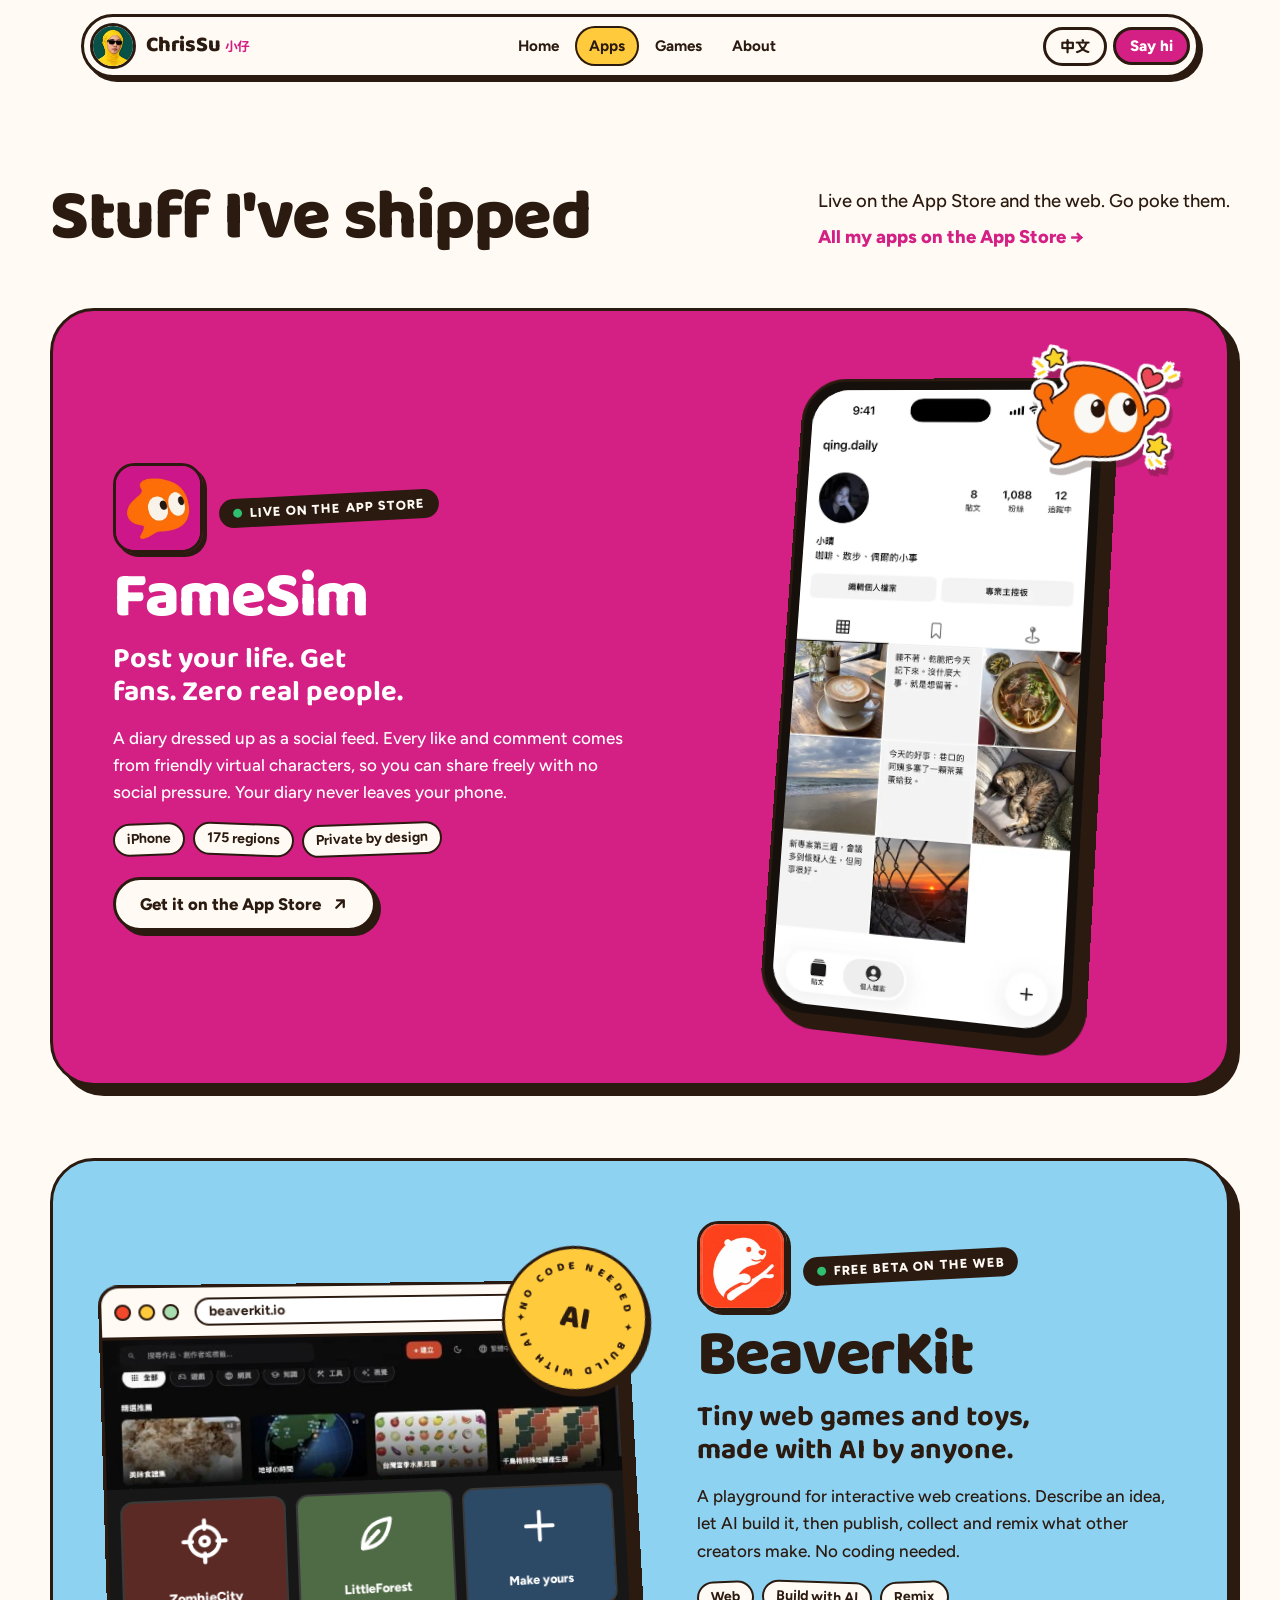
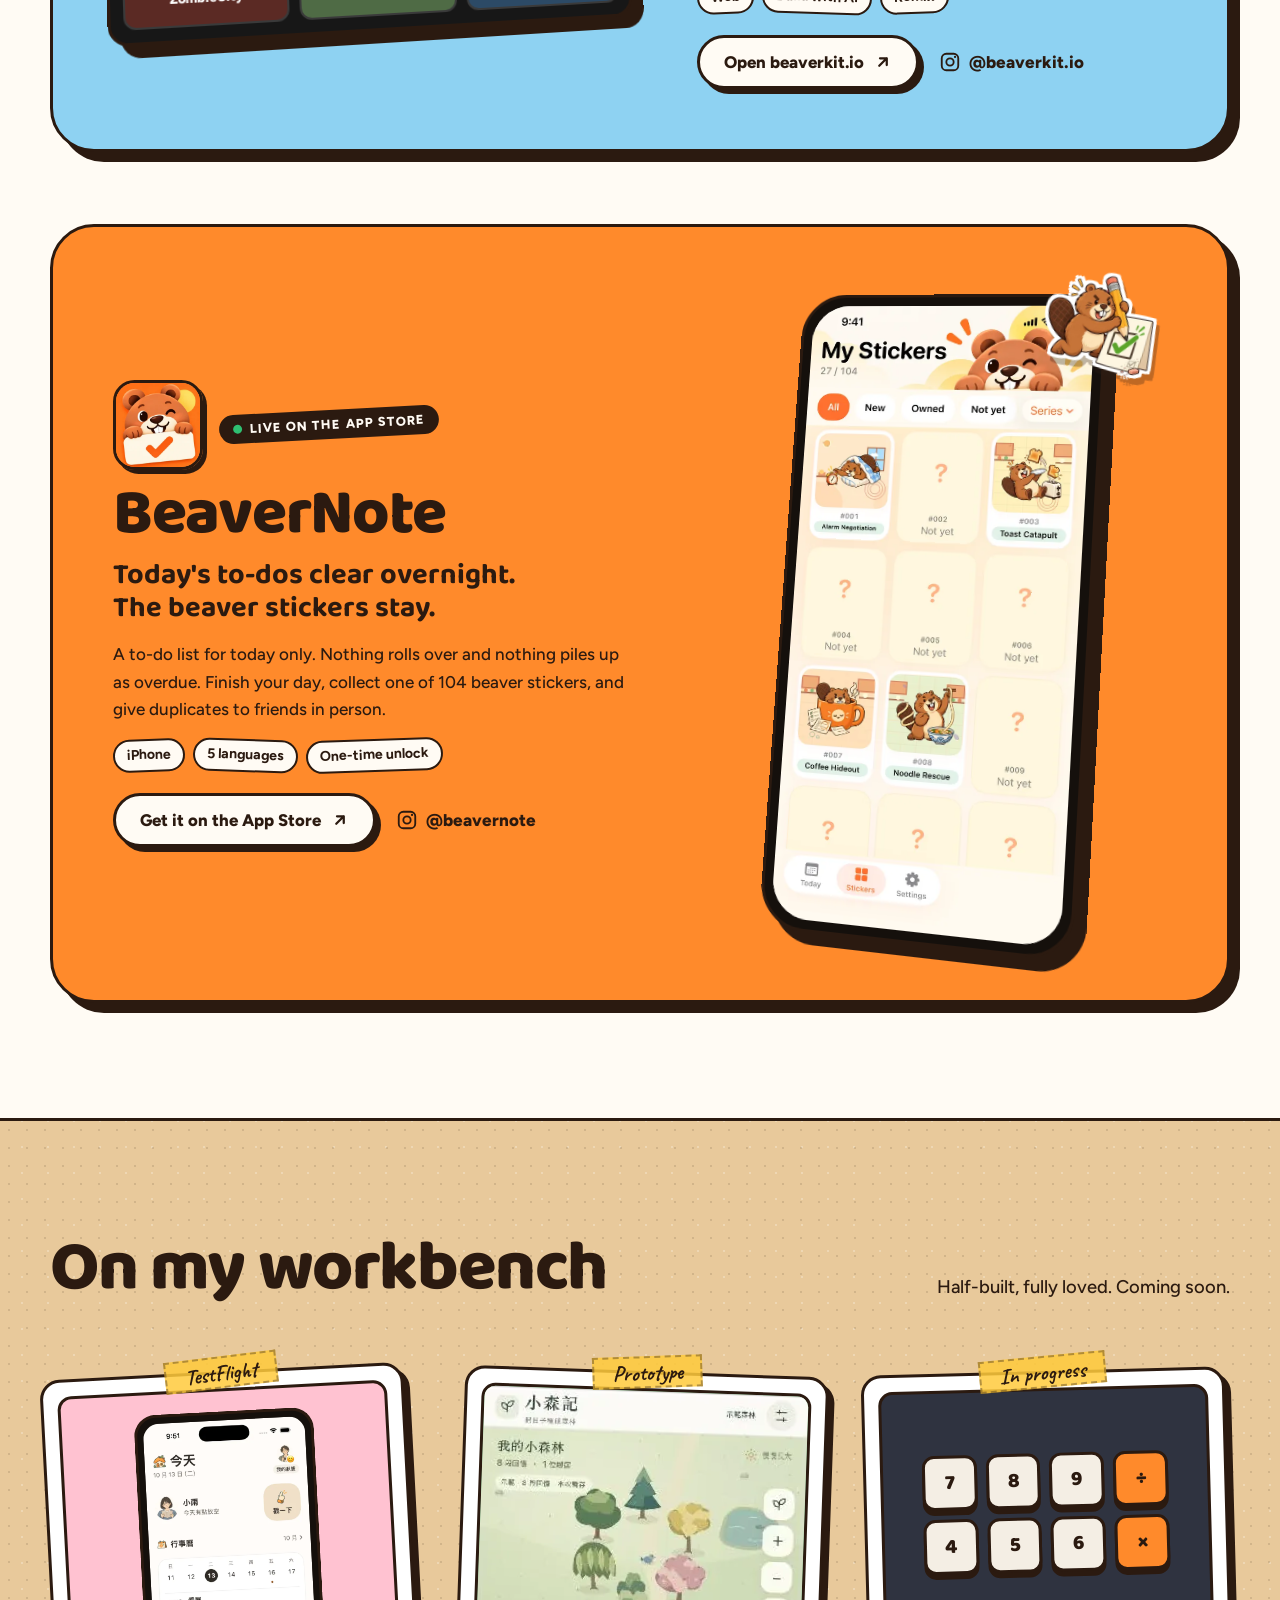
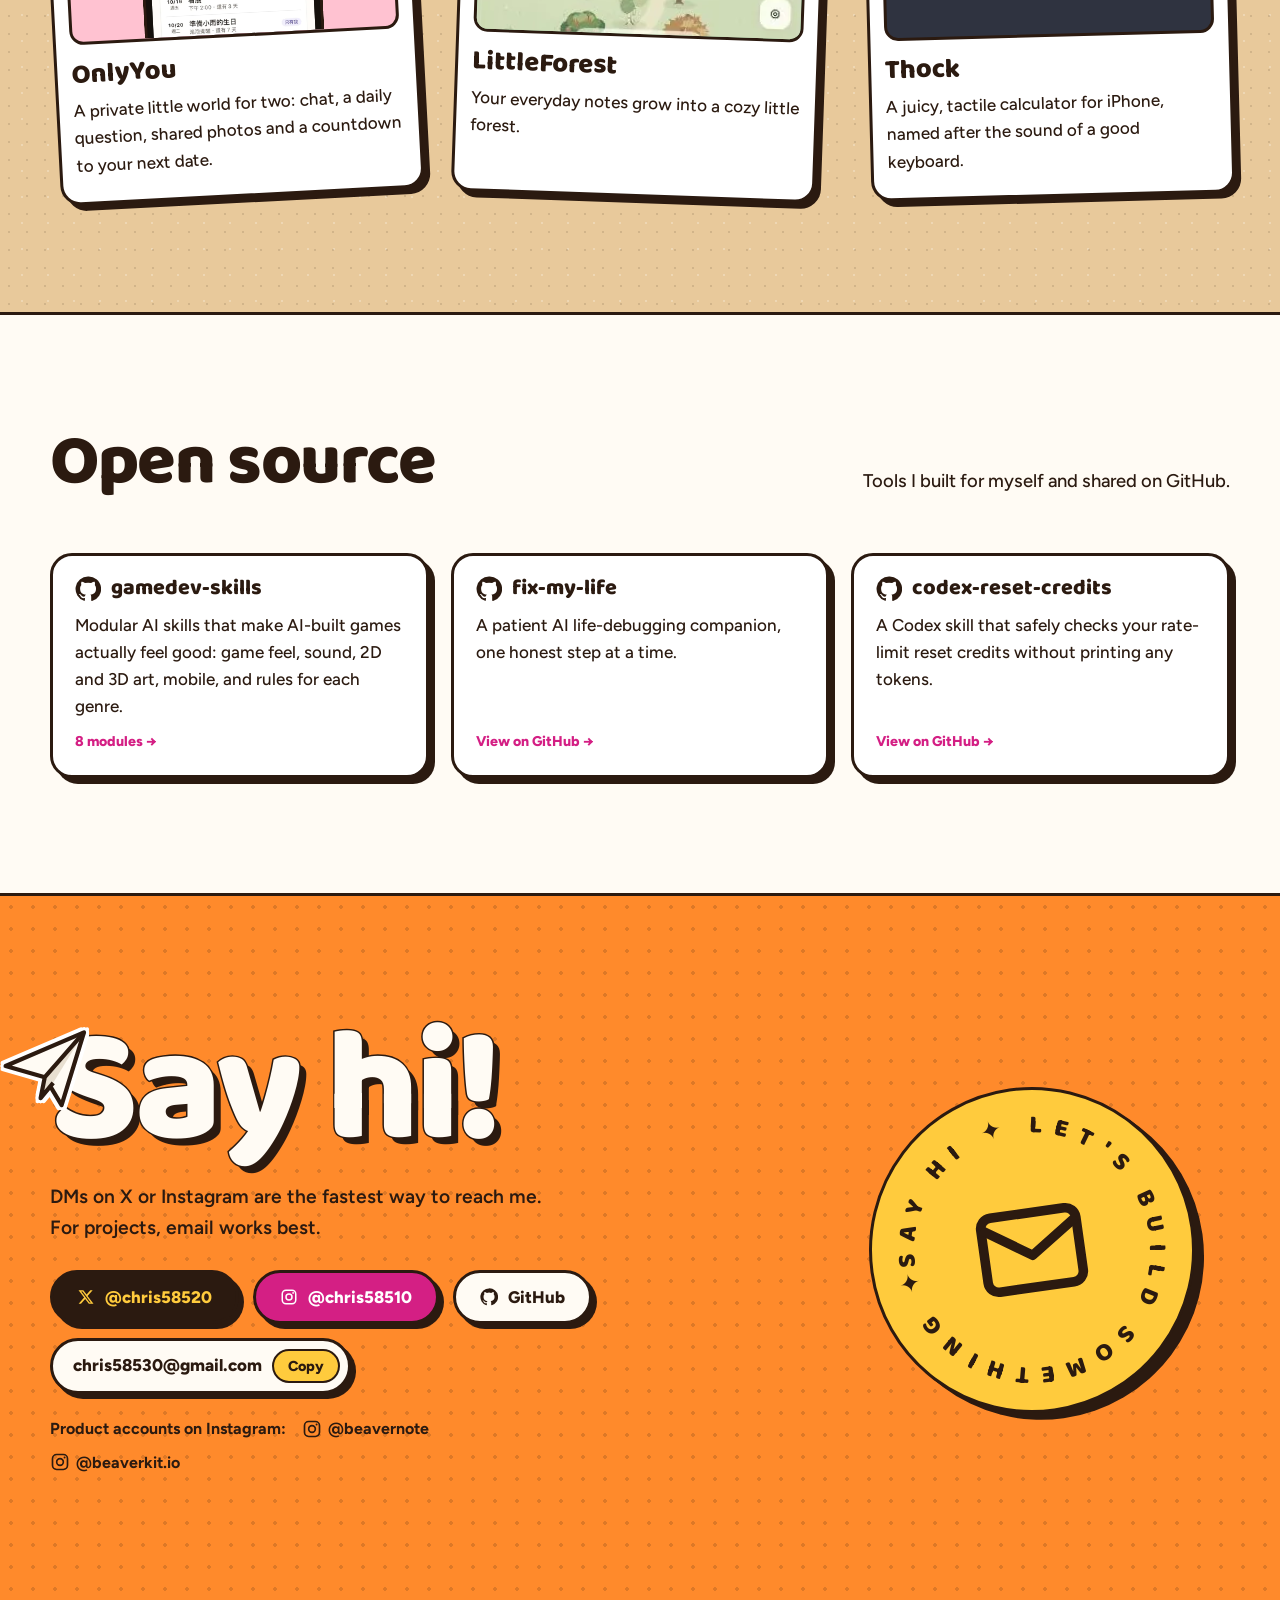
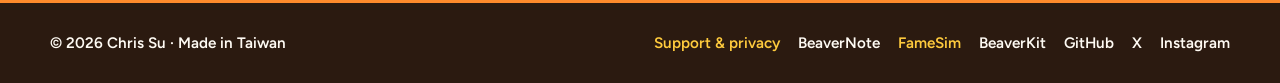
<file: apps.html>
<!doctype html>
<html lang="en">
<head>
<meta charset="utf-8">
<meta name="viewport" content="width=device-width, initial-scale=1, viewport-fit=cover">
<meta name="description" content="Apps by Chris Su (小仔): 曬日子 FameSim, BeaverNote, BeaverKit, what is on the workbench, and open-source tools.">
<meta property="og:type" content="website">
<meta property="og:url" content="https://chris58530.github.io/apps.html">
<meta property="og:title" content="Apps · ChrisSu">
<meta property="og:description" content="Apps by Chris Su (小仔): 曬日子 FameSim, BeaverNote, BeaverKit, what is on the workbench, and open-source tools.">
<meta property="og:image" content="https://chris58530.github.io/assets/og.jpg">
<meta name="twitter:card" content="summary_large_image">
<meta name="twitter:site" content="@chris58520">
<link rel="icon" type="image/png" href="assets/favicon.png">
<link rel="apple-touch-icon" href="assets/icon-180.png">
<style>:root{padding-top:env(safe-area-inset-top,0px);padding-bottom:env(safe-area-inset-bottom,0px)}body{margin:0}img{max-width:100%}[hidden]{display:none!important}</style>
<title>Apps · ChrisSu</title>
<link rel="preconnect" href="https://fonts.googleapis.com">
<link rel="preconnect" href="https://fonts.gstatic.com" crossorigin>
<link rel="stylesheet" href="https://fonts.googleapis.com/css2?family=Baloo+2:wght@600;700;800&family=Caveat:wght@600;700&family=Chiron+GoRound+TC:wght@500;700;900&family=Figtree:wght@400;500;600;700&display=swap">
<link rel="stylesheet" href="assets/site.css?v=2">
</head>
<body>
<div id="site" data-lang="en">
  <div class="progress" aria-hidden="true"></div>

  <div class="nav-wrap">
    <nav class="nav" aria-label="Main">
      <a class="logo" href="index.html" aria-label="ChrisSu, home">
        <span class="logo-face"><img src="assets/me.jpg?v=shades" alt="" width="40" height="40"></span>
        <span class="logo-text">ChrisSu<small>小仔</small></span>
      </a>
      <div class="nav-links">
        <a href="index.html"><span class="en">Home</span><span class="zh" lang="zh-Hant">首頁</span></a>
        <a href="apps.html" aria-current="page"><span class="en">Apps</span><span class="zh" lang="zh-Hant">App</span></a>
        <a href="games.html"><span class="en">Games</span><span class="zh" lang="zh-Hant">遊戲</span></a>
        <a href="about.html"><span class="en">About</span><span class="zh" lang="zh-Hant">關於我</span></a>
      </div>
      <div class="nav-actions">
        <button class="lang" id="lang-toggle" type="button" aria-label="切換成中文"><span class="en" lang="zh-Hant">中文</span><span class="zh" lang="en">EN</span></button>
        <a class="nav-cta" href="#contact"><span class="en">Say hi</span><span class="zh" lang="zh-Hant">聯絡我</span></a>
      </div>
    </nav>
  </div>

  <main id="top">

    <!-- APPS -->
    <section class="section page-first" id="apps">
      <div class="wrap">
        <div class="head">
          <div class="head-title">
            <h2 class="h2"><span class="en">Stuff I've shipped</span><span class="zh" lang="zh-Hant">已經上線的作品</span></h2>
          </div>
          <p><span class="en">Live on the App Store and the web. Go poke them.</span><span class="zh" lang="zh-Hant">已經在 App Store 和網頁上線，去玩玩看。</span><br><a class="dev-link" href="https://apps.apple.com/developer/su-haowei/id6789432652" target="_blank" rel="noopener"><span class="en">All my apps on the App Store →</span><span class="zh" lang="zh-Hant">App Store 上的所有作品 →</span></a></p>
        </div>

        <div class="apps">
          <!-- FameSim -->
          <article class="app app-fs" id="famesim">
            <div class="app-text">
              <div class="app-id">
                <img class="app-icon" src="assets/famesim.webp" alt="" width="84" height="84" loading="lazy">
                <span class="stamp"><span class="en">Live on the App Store</span><span class="zh" lang="zh-Hant">App Store 上架中</span></span>
              </div>
              <h3><span class="en">FameSim</span><span class="zh" lang="zh-Hant">曬日子</span></h3>
              <p class="tagline"><span class="en">Post your life. Get fans. Zero real people.</span><span class="zh" lang="zh-Hant">放心曬，這裡沒有真人。</span></p>
              <p class="desc"><span class="en">A diary dressed up as a social feed. Every like and comment comes from friendly virtual characters, so you can share freely with no social pressure. Your diary never leaves your phone.</span><span class="zh" lang="zh-Hant">外表像 IG、核心是日記。來按讚留言的全是虛擬角色，可以放心分享、沒有社交壓力，日記也只存在你的手機。</span></p>
              <ul class="chips">
                <li>iPhone</li>
                <li><span class="en">175 regions</span><span class="zh" lang="zh-Hant">175 個國家地區</span></li>
                <li><span class="en">Private by design</span><span class="zh" lang="zh-Hant">日記只存手機</span></li>
              </ul>
              <a class="btn" href="https://apps.apple.com/app/id6815468740" target="_blank" rel="noopener"><span class="en">Get it on the App Store</span><span class="zh" lang="zh-Hant">到 App Store 下載</span>
                <svg viewBox="0 0 24 24" fill="none" stroke="currentColor" stroke-width="3" stroke-linecap="round" stroke-linejoin="round" aria-hidden="true"><path d="M7 17 17 7M8 7h9v9"/></svg></a>
            </div>
            <div class="app-visual">
              <div class="phone" data-tilt>
                <div class="screen">
                  <div class="set"><img class="on" src="assets/shots/fs-feed.webp" alt="FameSim feed" width="540" height="1173" loading="lazy"><img src="assets/shots/fs-profile.webp" alt="FameSim profile" width="540" height="1173" loading="lazy"><img src="assets/shots/fs-insights.webp" alt="FameSim follower insights" width="540" height="1173" loading="lazy"></div>
                </div>
              </div>
              <img class="visual-stk" src="assets/mascots/paopao-hearts.webp" alt="" width="240" height="240" loading="lazy">
            </div>
          </article>

          <!-- BeaverKit -->
          <article class="app app-bk flip" id="beaverkit">
            <div class="app-text">
              <div class="app-id">
                <img class="app-icon" src="assets/beaverkit.webp" alt="" width="84" height="84" loading="lazy">
                <span class="stamp"><span class="en">Free beta on the web</span><span class="zh" lang="zh-Hant">網頁版免費測試中</span></span>
              </div>
              <h3>BeaverKit</h3>
              <p class="tagline"><span class="en">Tiny web games and toys, made with AI by anyone.</span><span class="zh" lang="zh-Hant">人人都能用 AI 做小遊戲和互動作品。</span></p>
              <p class="desc"><span class="en">A playground for interactive web creations. Describe an idea, let AI build it, then publish, collect and remix what other creators make. No coding needed.</span><span class="zh" lang="zh-Hant">互動網頁作品的遊樂場。說出點子、讓 AI 做出來，然後發布、收藏，也能 Remix 其他創作者的作品。不用會寫程式。</span></p>
              <ul class="chips">
                <li><span class="en">Web</span><span class="zh" lang="zh-Hant">網頁版</span></li>
                <li><span class="en">Build with AI</span><span class="zh" lang="zh-Hant">AI 製作</span></li>
                <li>Remix</li>
              </ul>
              <div class="app-actions">
                <a class="btn" href="https://beaverkit.io" target="_blank" rel="noopener"><span class="en">Open beaverkit.io</span><span class="zh" lang="zh-Hant">前往 beaverkit.io</span>
                <svg viewBox="0 0 24 24" fill="none" stroke="currentColor" stroke-width="3" stroke-linecap="round" stroke-linejoin="round" aria-hidden="true"><path d="M7 17 17 7M8 7h9v9"/></svg></a>
                <a class="ig-link" href="https://www.instagram.com/beaverkit.io/" target="_blank" rel="noopener"><svg viewBox="0 0 24 24" fill="none" stroke="currentColor" stroke-width="2" aria-hidden="true"><rect x="3" y="3" width="18" height="18" rx="5"/><circle cx="12" cy="12" r="4"/><circle cx="17.5" cy="6.5" r="1.2" fill="currentColor" stroke="none"/></svg><span>@beaverkit.io</span></a>
              </div>
            </div>
            <div class="app-visual">
              <div class="browser" data-tilt>
                <div class="browser-bar"><b></b><b></b><b></b><span>beaverkit.io</span></div>
                <img src="assets/shots/bk-home.webp" alt="BeaverKit home page with featured creations" width="660" height="185" loading="lazy">
                <div class="browser-games">
                  <a href="https://beaverkit.io" target="_blank" rel="noopener"><svg viewBox="0 0 24 24" fill="none" stroke="currentColor" stroke-width="2" stroke-linecap="round" aria-hidden="true"><circle cx="12" cy="12" r="7"/><circle cx="12" cy="12" r="2"/><path d="M12 2v4M12 18v4M2 12h4M18 12h4"/></svg>ZombieCity</a>
                  <a href="https://beaverkit.io" target="_blank" rel="noopener"><svg viewBox="0 0 24 24" fill="none" stroke="currentColor" stroke-width="2" stroke-linecap="round" stroke-linejoin="round" aria-hidden="true"><path d="M5 19c0-8 5-13 14-14-1 9-6 14-14 14Z"/><path d="M5 19 13 11"/></svg><span class="en">LittleForest</span><span class="zh" lang="zh-Hant">小森記</span></a>
                  <a href="https://beaverkit.io" target="_blank" rel="noopener"><svg viewBox="0 0 24 24" fill="none" stroke="currentColor" stroke-width="2" stroke-linecap="round" aria-hidden="true"><path d="M12 5v14M5 12h14"/></svg><span class="en">Make yours</span><span class="zh" lang="zh-Hant">做你的</span></a>
                </div>
              </div>
              <div class="visual-badge" aria-hidden="true">
                <svg viewBox="0 0 200 200"><defs><path id="bkPath" d="M100,100 m-76,0 a76,76 0 1,1 152,0 a76,76 0 1,1 -152,0"/></defs><text><textPath href="#bkPath" textLength="474" lengthAdjust="spacing">NO CODE NEEDED ✦ BUILD WITH AI ✦</textPath></text></svg>
                <b>AI</b>
              </div>
            </div>
          </article>

          <!-- BeaverNote -->
          <article class="app app-bn" id="beavernote">
            <div class="app-text">
              <div class="app-id">
                <img class="app-icon" src="assets/beavernote.webp" alt="" width="84" height="84" loading="lazy">
                <span class="stamp"><span class="en">Live on the App Store</span><span class="zh" lang="zh-Hant">App Store 上架中</span></span>
              </div>
              <h3>BeaverNote</h3>
              <p class="tagline"><span class="en">Today's to-dos clear overnight. The beaver stickers stay.</span><span class="zh" lang="zh-Hant">今天的待辦隔天清空，河狸貼紙會留下。</span></p>
              <p class="desc"><span class="en">A to-do list for today only. Nothing rolls over and nothing piles up as overdue. Finish your day, collect one of 104 beaver stickers, and give duplicates to friends in person.</span><span class="zh" lang="zh-Hant">只放今天的待辦，不會延到明天，也不會堆成逾期清單。過完一天收下一張河狸貼紙（共 104 張），重複的還能當面送朋友。</span></p>
              <ul class="chips">
                <li>iPhone</li>
                <li><span class="en">5 languages</span><span class="zh" lang="zh-Hant">五種語言</span></li>
                <li><span class="en">One-time unlock</span><span class="zh" lang="zh-Hant">一次買斷</span></li>
              </ul>
              <div class="app-actions">
                <a class="btn" href="https://apps.apple.com/app/id6815211201" target="_blank" rel="noopener"><span class="en">Get it on the App Store</span><span class="zh" lang="zh-Hant">到 App Store 下載</span>
                <svg viewBox="0 0 24 24" fill="none" stroke="currentColor" stroke-width="3" stroke-linecap="round" stroke-linejoin="round" aria-hidden="true"><path d="M7 17 17 7M8 7h9v9"/></svg></a>
                <a class="ig-link" href="https://www.instagram.com/beavernote/" target="_blank" rel="noopener"><svg viewBox="0 0 24 24" fill="none" stroke="currentColor" stroke-width="2" aria-hidden="true"><rect x="3" y="3" width="18" height="18" rx="5"/><circle cx="12" cy="12" r="4"/><circle cx="17.5" cy="6.5" r="1.2" fill="currentColor" stroke="none"/></svg><span>@beavernote</span></a>
              </div>
            </div>
            <div class="app-visual">
              <div class="phone" data-tilt>
                <div class="screen">
                  <div class="en set"><img class="on" src="assets/shots/bn-today.webp" alt="BeaverNote Today screen" width="540" height="1168" loading="lazy"><img src="assets/shots/bn-stickers.webp" alt="BeaverNote sticker collection" width="540" height="1168" loading="lazy"><img src="assets/shots/bn-detail.webp" alt="BeaverNote sticker detail" width="540" height="1168" loading="lazy"></div>
                  <div class="zh set"><img class="on" src="assets/shots/bn-today-zh.webp" alt="BeaverNote 今天頁面" width="540" height="1168" loading="lazy"><img src="assets/shots/bn-stickers-zh.webp" alt="BeaverNote 貼紙收藏" width="540" height="1168" loading="lazy"><img src="assets/shots/bn-detail-zh.webp" alt="BeaverNote 貼紙細節" width="540" height="1168" loading="lazy"></div>
                </div>
              </div>
              <img class="visual-stk" src="assets/stickers/080.webp" alt="" width="360" height="360" loading="lazy">
            </div>
          </article>
        </div>
      </div>
    </section>

    <!-- WORKBENCH -->
    <section class="section bench" id="bench">
      <div class="wrap">
        <div class="head">
          <h2 class="h2"><span class="en">On my workbench</span><span class="zh" lang="zh-Hant">工作台上</span></h2>
          <p><span class="en">Half-built, fully loved. Coming soon.</span><span class="zh" lang="zh-Hant">還在做，但已經很愛。敬請期待。</span></p>
        </div>
        <div class="wips">
          <article class="wip" style="--r:-3deg">
            <span class="tape">TestFlight</span>
            <div class="wip-art oy"><div class="peek"><img src="assets/shots/oy-home.webp" alt="OnlyYou home screen" width="540" height="1174" loading="lazy"></div></div>
            <h3>OnlyYou</h3>
            <p><span class="en">A private little world for two: chat, a daily question, shared photos and a countdown to your next date.</span><span class="zh" lang="zh-Hant">只屬於兩個人的小世界：聊天、每日一問、共同相簿，還有見面倒數。</span></p>
          </article>
          <article class="wip" style="--r:2deg">
            <span class="tape"><span class="en">Prototype</span><span class="zh" lang="zh-Hant">原型</span></span>
            <div class="wip-art lf shot"><img src="assets/games/littleforest.webp" alt="LittleForest prototype screen" width="300" height="325" loading="lazy"></div>
            <h3><span class="en">LittleForest</span><span class="zh" lang="zh-Hant">小森記</span></h3>
            <p><span class="en">Your everyday notes grow into a cozy little forest.</span><span class="zh" lang="zh-Hant">把生活記錄養成一座小森林。</span></p>
          </article>
          <article class="wip" style="--r:-1.5deg">
            <span class="tape"><span class="en">In progress</span><span class="zh" lang="zh-Hant">開發中</span></span>
            <div class="wip-art thock" aria-hidden="true"><div class="keys"><b>7</b><b>8</b><b>9</b><b class="op">÷</b><b>4</b><b>5</b><b>6</b><b class="op">×</b></div></div>
            <h3>Thock</h3>
            <p><span class="en">A juicy, tactile calculator for iPhone, named after the sound of a good keyboard.</span><span class="zh" lang="zh-Hant">手感超好的 iPhone 計算機，名字來自好鍵盤的敲擊聲。</span></p>
          </article>
        </div>
      </div>
    </section>

    <!-- OPEN SOURCE -->
    <section class="section" id="oss">
      <div class="wrap">
        <div class="head">
          <h2 class="h2"><span class="en">Open source</span><span class="zh" lang="zh-Hant">開源專案</span></h2>
          <p><span class="en">Tools I built for myself and shared on GitHub.</span><span class="zh" lang="zh-Hant">做給自己用、也分享在 GitHub 上的工具。</span></p>
        </div>
        <div class="repos">
          <a class="repo" href="https://github.com/chris58530/gamedev-skills" target="_blank" rel="noopener">
            <span class="repo-name"><svg viewBox="0 0 24 24" fill="currentColor" aria-hidden="true"><path d="M12 .5a11.5 11.5 0 0 0-3.64 22.41c.58.1.79-.25.79-.56v-2c-3.2.7-3.88-1.37-3.88-1.37-.53-1.33-1.28-1.69-1.28-1.69-1.05-.71.08-.7.08-.7 1.16.08 1.77 1.19 1.77 1.19 1.03 1.77 2.71 1.26 3.37.96.1-.75.4-1.26.73-1.55-2.55-.29-5.24-1.28-5.24-5.69 0-1.26.45-2.29 1.19-3.1-.12-.29-.52-1.46.11-3.05 0 0 .97-.31 3.17 1.18a11 11 0 0 1 5.78 0c2.2-1.49 3.17-1.18 3.17-1.18.63 1.59.23 2.76.11 3.05.74.81 1.19 1.84 1.19 3.1 0 4.42-2.7 5.39-5.26 5.68.41.36.78 1.06.78 2.14v3.17c0 .31.21.67.8.56A11.5 11.5 0 0 0 12 .5Z"/></svg>gamedev-skills</span>
            <p><span class="en">Modular AI skills that make AI-built games actually feel good: game feel, sound, 2D and 3D art, mobile, and rules for each genre.</span><span class="zh" lang="zh-Hant">模組化的遊戲開發 AI skill：手感、音效、2D／3D 美術、手機適配和各類型規範，讓 AI 做出來的遊戲不再空洞。</span></p>
            <small><span class="en">8 modules →</span><span class="zh" lang="zh-Hant">8 個模組 →</span></small>
          </a>
          <a class="repo" href="https://github.com/chris58530/fix-my-life" target="_blank" rel="noopener">
            <span class="repo-name"><svg viewBox="0 0 24 24" fill="currentColor" aria-hidden="true"><path d="M12 .5a11.5 11.5 0 0 0-3.64 22.41c.58.1.79-.25.79-.56v-2c-3.2.7-3.88-1.37-3.88-1.37-.53-1.33-1.28-1.69-1.28-1.69-1.05-.71.08-.7.08-.7 1.16.08 1.77 1.19 1.77 1.19 1.03 1.77 2.71 1.26 3.37.96.1-.75.4-1.26.73-1.55-2.55-.29-5.24-1.28-5.24-5.69 0-1.26.45-2.29 1.19-3.1-.12-.29-.52-1.46.11-3.05 0 0 .97-.31 3.17 1.18a11 11 0 0 1 5.78 0c2.2-1.49 3.17-1.18 3.17-1.18.63 1.59.23 2.76.11 3.05.74.81 1.19 1.84 1.19 3.1 0 4.42-2.7 5.39-5.26 5.68.41.36.78 1.06.78 2.14v3.17c0 .31.21.67.8.56A11.5 11.5 0 0 0 12 .5Z"/></svg>fix-my-life</span>
            <p><span class="en">A patient AI life-debugging companion, one honest step at a time.</span><span class="zh" lang="zh-Hant">很有耐心的 AI 人生除錯夥伴，一次只走一小步。</span></p>
            <small><span class="en">View on GitHub →</span><span class="zh" lang="zh-Hant">在 GitHub 查看 →</span></small>
          </a>
          <a class="repo" href="https://github.com/chris58530/codex-reset-credits" target="_blank" rel="noopener">
            <span class="repo-name"><svg viewBox="0 0 24 24" fill="currentColor" aria-hidden="true"><path d="M12 .5a11.5 11.5 0 0 0-3.64 22.41c.58.1.79-.25.79-.56v-2c-3.2.7-3.88-1.37-3.88-1.37-.53-1.33-1.28-1.69-1.28-1.69-1.05-.71.08-.7.08-.7 1.16.08 1.77 1.19 1.77 1.19 1.03 1.77 2.71 1.26 3.37.96.1-.75.4-1.26.73-1.55-2.55-.29-5.24-1.28-5.24-5.69 0-1.26.45-2.29 1.19-3.1-.12-.29-.52-1.46.11-3.05 0 0 .97-.31 3.17 1.18a11 11 0 0 1 5.78 0c2.2-1.49 3.17-1.18 3.17-1.18.63 1.59.23 2.76.11 3.05.74.81 1.19 1.84 1.19 3.1 0 4.42-2.7 5.39-5.26 5.68.41.36.78 1.06.78 2.14v3.17c0 .31.21.67.8.56A11.5 11.5 0 0 0 12 .5Z"/></svg>codex-reset-credits</span>
            <p><span class="en">A Codex skill that safely checks your rate-limit reset credits without printing any tokens.</span><span class="zh" lang="zh-Hant">安全查詢 Codex 額度重置的 skill，不會印出任何 token。</span></p>
            <small><span class="en">View on GitHub →</span><span class="zh" lang="zh-Hant">在 GitHub 查看 →</span></small>
          </a>
        </div>
      </div>
    </section>

    <!-- CONTACT -->
    <section class="contact" id="contact">
      <svg class="plane" viewBox="0 0 64 64" aria-hidden="true"><path d="M4 30 60 6 44 58 32 38Z" fill="#FFFBF4" stroke="#2B1A10" stroke-width="3" stroke-linejoin="round"/><path d="M60 6 32 38l-3 15 9-11" fill="#E8DFD0" stroke="#2B1A10" stroke-width="3" stroke-linejoin="round"/></svg>
      <div class="wrap">
        <div>
          <h2 class="say"><span class="en">Say hi!</span><span class="zh" lang="zh-Hant">來打聲招呼！</span></h2>
          <p><span class="en">DMs on X or Instagram are the fastest way to reach me. For projects, email works best.</span><span class="zh" lang="zh-Hant">最快是在 X 或 Instagram 私訊我；談案子的話，寄 Email 最好。</span></p>
          <div class="reach">
            <a class="btn btn-ink" href="https://x.com/chris58520" target="_blank" rel="noopener">
              <svg viewBox="0 0 24 24" fill="currentColor" aria-hidden="true"><path d="M17.8 3h3.1l-6.8 7.8L22 21h-6.2l-4.9-6.4L5.3 21H2.2l7.3-8.3L2 3h6.4l4.4 5.8L17.8 3Zm-1.1 16.2h1.7L7.4 4.7H5.6l11.1 14.5Z"/></svg>
              @chris58520
            </a>
            <a class="btn btn-hot" href="https://www.instagram.com/chris58510/" target="_blank" rel="noopener"><svg viewBox="0 0 24 24" fill="none" stroke="currentColor" stroke-width="2" aria-hidden="true"><rect x="3" y="3" width="18" height="18" rx="5"/><circle cx="12" cy="12" r="4"/><circle cx="17.5" cy="6.5" r="1.2" fill="currentColor" stroke="none"/></svg>@chris58510</a>
            <a class="btn" href="https://github.com/chris58530" target="_blank" rel="noopener"><svg viewBox="0 0 24 24" fill="currentColor" aria-hidden="true"><path d="M12 .5a11.5 11.5 0 0 0-3.64 22.41c.58.1.79-.25.79-.56v-2c-3.2.7-3.88-1.37-3.88-1.37-.53-1.33-1.28-1.69-1.28-1.69-1.05-.71.08-.7.08-.7 1.16.08 1.77 1.19 1.77 1.19 1.03 1.77 2.71 1.26 3.37.96.1-.75.4-1.26.73-1.55-2.55-.29-5.24-1.28-5.24-5.69 0-1.26.45-2.29 1.19-3.1-.12-.29-.52-1.46.11-3.05 0 0 .97-.31 3.17 1.18a11 11 0 0 1 5.78 0c2.2-1.49 3.17-1.18 3.17-1.18.63 1.59.23 2.76.11 3.05.74.81 1.19 1.84 1.19 3.1 0 4.42-2.7 5.39-5.26 5.68.41.36.78 1.06.78 2.14v3.17c0 .31.21.67.8.56A11.5 11.5 0 0 0 12 .5Z"/></svg>GitHub</a>
            <span class="email"><a class="addr" id="email" href="mailto:chris58530@gmail.com">chris58530@gmail.com</a>
              <button class="copy" type="button" data-copy="email"><span class="idle"><span class="en">Copy</span><span class="zh" lang="zh-Hant">複製</span></span><span class="done"><span class="en">Copied!</span><span class="zh" lang="zh-Hant">已複製！</span></span></button>
            </span>
          </div>
          <p class="also"><span><span class="en">Product accounts on Instagram:</span><span class="zh" lang="zh-Hant">產品的 Instagram：</span></span>
            <a href="https://www.instagram.com/beavernote/" target="_blank" rel="noopener"><svg viewBox="0 0 24 24" fill="none" stroke="currentColor" stroke-width="2" aria-hidden="true"><rect x="3" y="3" width="18" height="18" rx="5"/><circle cx="12" cy="12" r="4"/><circle cx="17.5" cy="6.5" r="1.2" fill="currentColor" stroke="none"/></svg><span>@beavernote</span></a>
            <a href="https://www.instagram.com/beaverkit.io/" target="_blank" rel="noopener"><svg viewBox="0 0 24 24" fill="none" stroke="currentColor" stroke-width="2" aria-hidden="true"><rect x="3" y="3" width="18" height="18" rx="5"/><circle cx="12" cy="12" r="4"/><circle cx="17.5" cy="6.5" r="1.2" fill="currentColor" stroke="none"/></svg><span>@beaverkit.io</span></a>
          </p>
        </div>
        <div class="contact-art" aria-hidden="true">
          <div class="stamp-big">
            <svg class="spin" viewBox="0 0 200 200"><defs><path id="stampPath" d="M100,100 m-80,0 a80,80 0 1,1 160,0 a80,80 0 1,1 -160,0"/></defs><text><textPath href="#stampPath" textLength="500" lengthAdjust="spacing">SAY HI ✦ LET'S BUILD SOMETHING ✦</textPath></text></svg>
            <svg class="env" viewBox="0 0 24 24" fill="none" stroke="currentColor" stroke-width="1.8" stroke-linejoin="round"><rect x="3" y="5" width="18" height="14" rx="2"/><path d="m3 7 9 6 9-6"/></svg>
          </div>
        </div>
      </div>
    </section>

  </main>

  <footer class="foot">
    <div class="wrap">
      <div class="foot-brand">
        <span><span class="en">© 2026 Chris Su · Made in Taiwan</span><span class="zh" lang="zh-Hant">© 2026 Chris Su · 台灣製作</span></span>
      </div>
      <nav aria-label="App support">
        <span><span class="en">Support &amp; privacy</span><span class="zh" lang="zh-Hant">支援與隱私權</span></span>
        <a href="apps.html#beavernote">BeaverNote</a>
        <a href="apps.html#famesim"><span class="en">FameSim</span><span class="zh" lang="zh-Hant">曬日子</span></a>
        <a href="apps.html#beaverkit">BeaverKit</a>
        <a href="https://github.com/chris58530" target="_blank" rel="noopener">GitHub</a>
        <a href="https://x.com/chris58520" target="_blank" rel="noopener">X</a>
        <a href="https://www.instagram.com/chris58510/" target="_blank" rel="noopener">Instagram</a>
      </nav>
    </div>
  </footer>
</div>

<script src="assets/site.js?v=2"></script>
</body>
</html>
</file>
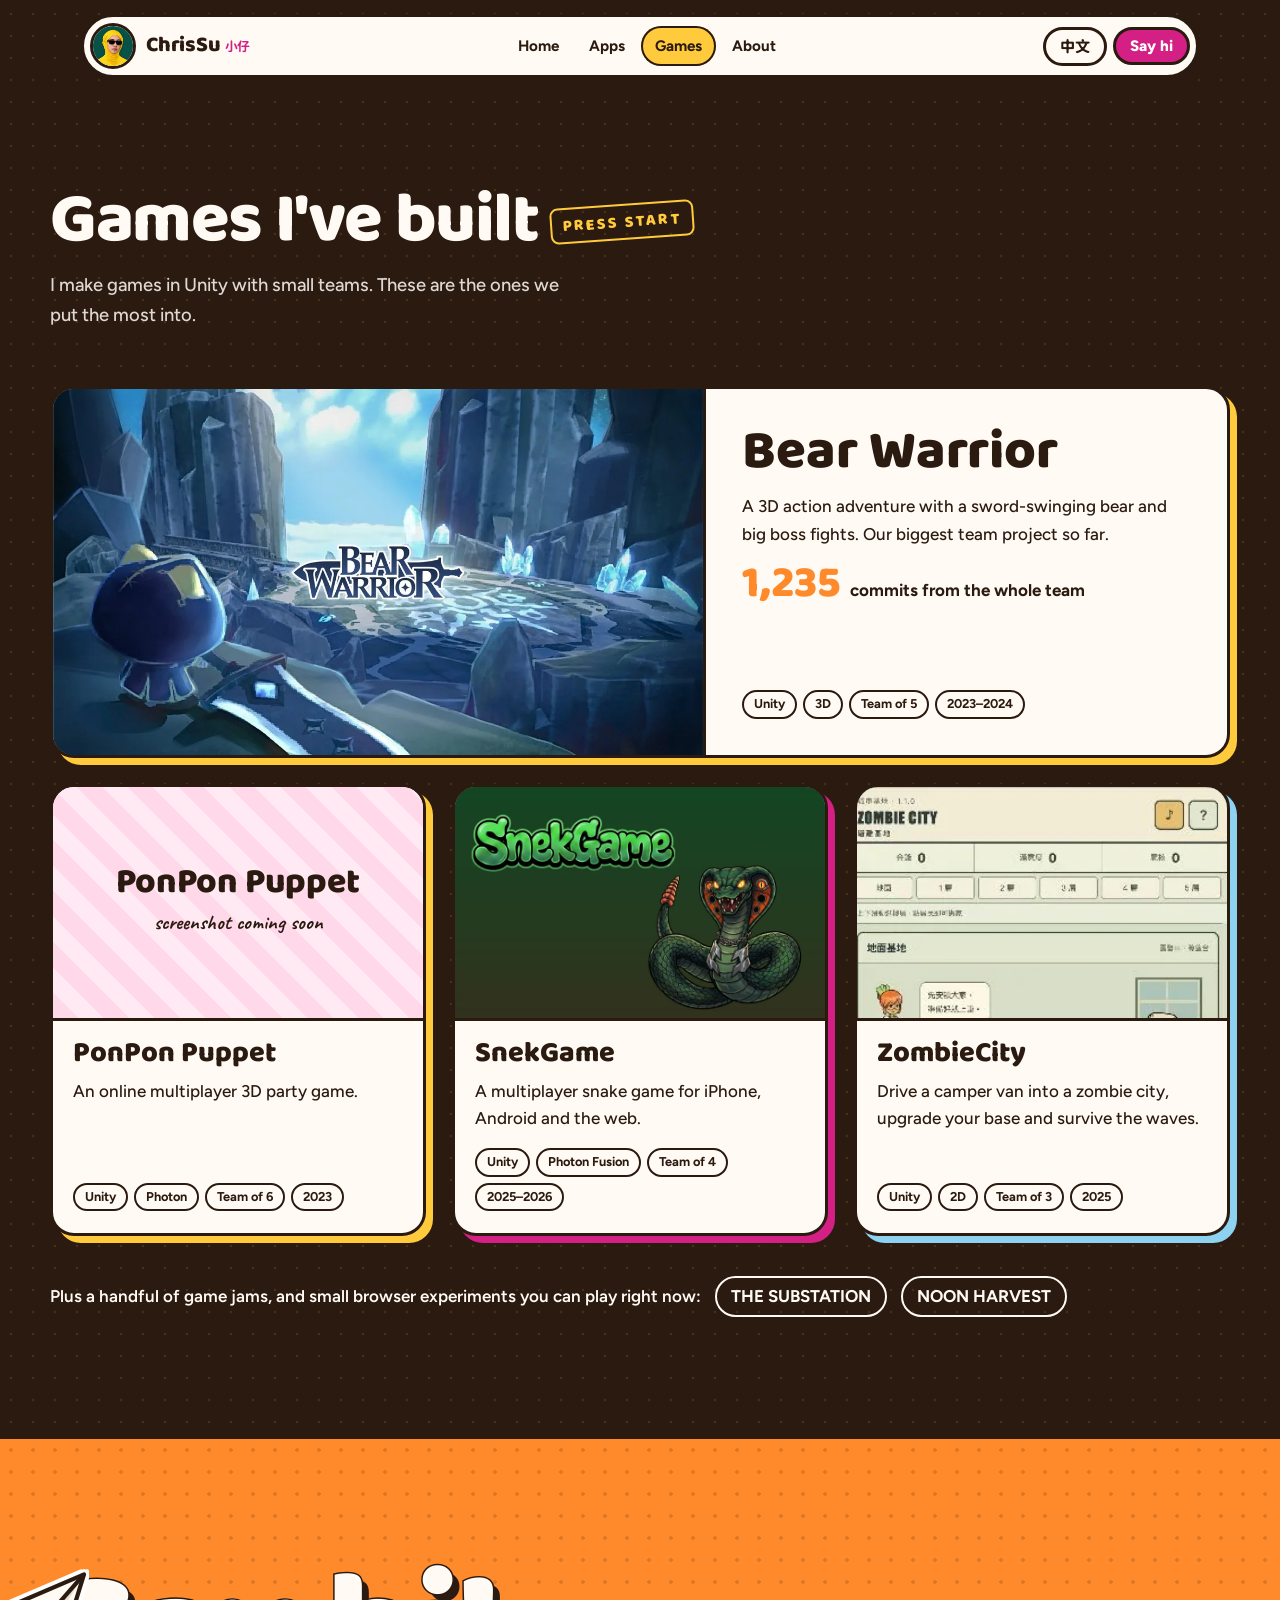
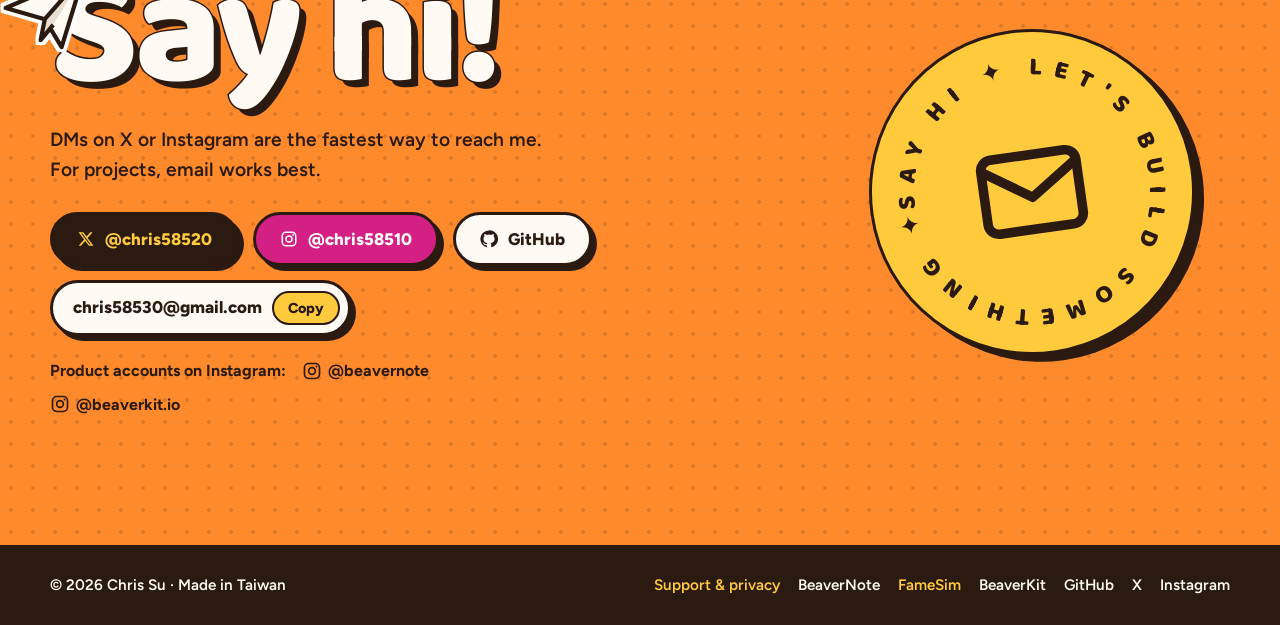
<file: games.html>
<!doctype html>
<html lang="en">
<head>
<meta charset="utf-8">
<meta name="viewport" content="width=device-width, initial-scale=1, viewport-fit=cover">
<meta name="description" content="Games by Chris Su (小仔) and small teams, built in Unity: Bear Warrior, PonPon Puppet, SnekGame, ZombieCity.">
<meta property="og:type" content="website">
<meta property="og:url" content="https://chris58530.github.io/games.html">
<meta property="og:title" content="Games · ChrisSu">
<meta property="og:description" content="Games by Chris Su (小仔) and small teams, built in Unity: Bear Warrior, PonPon Puppet, SnekGame, ZombieCity.">
<meta property="og:image" content="https://chris58530.github.io/assets/og.jpg">
<meta name="twitter:card" content="summary_large_image">
<meta name="twitter:site" content="@chris58520">
<link rel="icon" type="image/png" href="assets/favicon.png">
<link rel="apple-touch-icon" href="assets/icon-180.png">
<style>:root{padding-top:env(safe-area-inset-top,0px);padding-bottom:env(safe-area-inset-bottom,0px)}body{margin:0}img{max-width:100%}[hidden]{display:none!important}</style>
<title>Games · ChrisSu</title>
<link rel="preconnect" href="https://fonts.googleapis.com">
<link rel="preconnect" href="https://fonts.gstatic.com" crossorigin>
<link rel="stylesheet" href="https://fonts.googleapis.com/css2?family=Baloo+2:wght@600;700;800&family=Caveat:wght@600;700&family=Chiron+GoRound+TC:wght@500;700;900&family=Figtree:wght@400;500;600;700&display=swap">
<link rel="stylesheet" href="assets/site.css?v=2">
</head>
<body>
<div id="site" data-lang="en">
  <div class="progress" aria-hidden="true"></div>

  <div class="nav-wrap">
    <nav class="nav" aria-label="Main">
      <a class="logo" href="index.html" aria-label="ChrisSu, home">
        <span class="logo-face"><img src="assets/me.jpg?v=shades" alt="" width="40" height="40"></span>
        <span class="logo-text">ChrisSu<small>小仔</small></span>
      </a>
      <div class="nav-links">
        <a href="index.html"><span class="en">Home</span><span class="zh" lang="zh-Hant">首頁</span></a>
        <a href="apps.html"><span class="en">Apps</span><span class="zh" lang="zh-Hant">App</span></a>
        <a href="games.html" aria-current="page"><span class="en">Games</span><span class="zh" lang="zh-Hant">遊戲</span></a>
        <a href="about.html"><span class="en">About</span><span class="zh" lang="zh-Hant">關於我</span></a>
      </div>
      <div class="nav-actions">
        <button class="lang" id="lang-toggle" type="button" aria-label="切換成中文"><span class="en" lang="zh-Hant">中文</span><span class="zh" lang="en">EN</span></button>
        <a class="nav-cta" href="#contact"><span class="en">Say hi</span><span class="zh" lang="zh-Hant">聯絡我</span></a>
      </div>
    </nav>
  </div>

  <main id="top">

    <!-- GAMES -->
    <section class="section page-first games" id="games">
      <div class="wrap">
        <div class="head">
          <div class="head-title">
            <h2 class="h2"><span class="en">Games I've built</span><span class="zh" lang="zh-Hant">我做過的遊戲</span></h2>
            <span class="press" aria-hidden="true">PRESS START</span>
          </div>
          <p><span class="en">I make games in Unity with small teams. These are the ones we put the most into.</span><span class="zh" lang="zh-Hant">我和小團隊一起用 Unity 做遊戲，這幾款是我們投入最多的作品。</span></p>
        </div>
        <div class="game-grid">
          <article class="game game-feature">
            <div class="game-shot"><img src="assets/games/bearwarrior.webp" alt="Bear Warrior key art" width="1200" height="675" loading="lazy"></div>
            <div class="game-body">
              <h3>Bear Warrior</h3>
              <p><span class="en">A 3D action adventure with a sword-swinging bear and big boss fights. Our biggest team project so far.</span><span class="zh" lang="zh-Hant">揮劍小熊的 3D 動作冒險，還有大型 Boss 戰。目前規模最大的團隊作品。</span></p>
              <div class="commits"><b>1,235</b><span><span class="en">commits from the whole team</span><span class="zh" lang="zh-Hant">個 commit，整個團隊一起完成</span></span></div>
              <ul class="game-meta"><li>Unity</li><li>3D</li><li><span class="en">Team of 5</span><span class="zh" lang="zh-Hant">5 人團隊</span></li><li>2023–2024</li></ul>
            </div>
          </article>
          <article class="game">
            <div class="game-shot shot-ph"><strong>PonPon Puppet</strong><span><span class="en">screenshot coming soon</span><span class="zh" lang="zh-Hant">截圖待補</span></span></div>
            <div class="game-body">
              <h3>PonPon Puppet</h3>
              <p><span class="en">An online multiplayer 3D party game.</span><span class="zh" lang="zh-Hant">線上多人 3D 派對遊戲。</span></p>
              <ul class="game-meta"><li>Unity</li><li>Photon</li><li><span class="en">Team of 6</span><span class="zh" lang="zh-Hant">6 人團隊</span></li><li>2023</li></ul>
            </div>
          </article>
          <article class="game">
            <div class="game-shot"><img src="assets/games/snekgame.webp" alt="SnekGame logo and snake boss" width="800" height="500" loading="lazy"></div>
            <div class="game-body">
              <h3>SnekGame</h3>
              <p><span class="en">A multiplayer snake game for iPhone, Android and the web.</span><span class="zh" lang="zh-Hant">多人連線貪食蛇遊戲，支援 iPhone、Android 和網頁。</span></p>
              <ul class="game-meta"><li>Unity</li><li>Photon Fusion</li><li><span class="en">Team of 4</span><span class="zh" lang="zh-Hant">4 人團隊</span></li><li>2025–2026</li></ul>
            </div>
          </article>
          <article class="game">
            <div class="game-shot"><img src="assets/games/zombiecity.webp" alt="ZombieCity base screen" width="327" height="333" loading="lazy"></div>
            <div class="game-body">
              <h3>ZombieCity</h3>
              <p><span class="en">Drive a camper van into a zombie city, upgrade your base and survive the waves.</span><span class="zh" lang="zh-Hant">開著露營車闖進殭屍城市，升級基地、撐過一波波屍潮。</span></p>
              <ul class="game-meta"><li>Unity</li><li>2D</li><li><span class="en">Team of 3</span><span class="zh" lang="zh-Hant">3 人團隊</span></li><li>2025</li></ul>
            </div>
          </article>
        </div>
        <div class="extras">
          <span><span class="en">Plus a handful of game jams, and small browser experiments you can play right now:</span><span class="zh" lang="zh-Hant">另外參加過好幾次 Game Jam，還有幾個現在就能在瀏覽器玩的小實驗：</span></span>
          <a href="https://chris58530.github.io/the-substation/the-substation.html" target="_blank" rel="noopener">THE SUBSTATION</a>
          <a href="https://chris58530.github.io/noon-harvest/noon-harvest.html" target="_blank" rel="noopener">NOON HARVEST</a>
        </div>
      </div>
    </section>

    <!-- CONTACT -->
    <section class="contact" id="contact">
      <svg class="plane" viewBox="0 0 64 64" aria-hidden="true"><path d="M4 30 60 6 44 58 32 38Z" fill="#FFFBF4" stroke="#2B1A10" stroke-width="3" stroke-linejoin="round"/><path d="M60 6 32 38l-3 15 9-11" fill="#E8DFD0" stroke="#2B1A10" stroke-width="3" stroke-linejoin="round"/></svg>
      <div class="wrap">
        <div>
          <h2 class="say"><span class="en">Say hi!</span><span class="zh" lang="zh-Hant">來打聲招呼！</span></h2>
          <p><span class="en">DMs on X or Instagram are the fastest way to reach me. For projects, email works best.</span><span class="zh" lang="zh-Hant">最快是在 X 或 Instagram 私訊我；談案子的話，寄 Email 最好。</span></p>
          <div class="reach">
            <a class="btn btn-ink" href="https://x.com/chris58520" target="_blank" rel="noopener">
              <svg viewBox="0 0 24 24" fill="currentColor" aria-hidden="true"><path d="M17.8 3h3.1l-6.8 7.8L22 21h-6.2l-4.9-6.4L5.3 21H2.2l7.3-8.3L2 3h6.4l4.4 5.8L17.8 3Zm-1.1 16.2h1.7L7.4 4.7H5.6l11.1 14.5Z"/></svg>
              @chris58520
            </a>
            <a class="btn btn-hot" href="https://www.instagram.com/chris58510/" target="_blank" rel="noopener"><svg viewBox="0 0 24 24" fill="none" stroke="currentColor" stroke-width="2" aria-hidden="true"><rect x="3" y="3" width="18" height="18" rx="5"/><circle cx="12" cy="12" r="4"/><circle cx="17.5" cy="6.5" r="1.2" fill="currentColor" stroke="none"/></svg>@chris58510</a>
            <a class="btn" href="https://github.com/chris58530" target="_blank" rel="noopener"><svg viewBox="0 0 24 24" fill="currentColor" aria-hidden="true"><path d="M12 .5a11.5 11.5 0 0 0-3.64 22.41c.58.1.79-.25.79-.56v-2c-3.2.7-3.88-1.37-3.88-1.37-.53-1.33-1.28-1.69-1.28-1.69-1.05-.71.08-.7.08-.7 1.16.08 1.77 1.19 1.77 1.19 1.03 1.77 2.71 1.26 3.37.96.1-.75.4-1.26.73-1.55-2.55-.29-5.24-1.28-5.24-5.69 0-1.26.45-2.29 1.19-3.1-.12-.29-.52-1.46.11-3.05 0 0 .97-.31 3.17 1.18a11 11 0 0 1 5.78 0c2.2-1.49 3.17-1.18 3.17-1.18.63 1.59.23 2.76.11 3.05.74.81 1.19 1.84 1.19 3.1 0 4.42-2.7 5.39-5.26 5.68.41.36.78 1.06.78 2.14v3.17c0 .31.21.67.8.56A11.5 11.5 0 0 0 12 .5Z"/></svg>GitHub</a>
            <span class="email"><a class="addr" id="email" href="mailto:chris58530@gmail.com">chris58530@gmail.com</a>
              <button class="copy" type="button" data-copy="email"><span class="idle"><span class="en">Copy</span><span class="zh" lang="zh-Hant">複製</span></span><span class="done"><span class="en">Copied!</span><span class="zh" lang="zh-Hant">已複製！</span></span></button>
            </span>
          </div>
          <p class="also"><span><span class="en">Product accounts on Instagram:</span><span class="zh" lang="zh-Hant">產品的 Instagram：</span></span>
            <a href="https://www.instagram.com/beavernote/" target="_blank" rel="noopener"><svg viewBox="0 0 24 24" fill="none" stroke="currentColor" stroke-width="2" aria-hidden="true"><rect x="3" y="3" width="18" height="18" rx="5"/><circle cx="12" cy="12" r="4"/><circle cx="17.5" cy="6.5" r="1.2" fill="currentColor" stroke="none"/></svg><span>@beavernote</span></a>
            <a href="https://www.instagram.com/beaverkit.io/" target="_blank" rel="noopener"><svg viewBox="0 0 24 24" fill="none" stroke="currentColor" stroke-width="2" aria-hidden="true"><rect x="3" y="3" width="18" height="18" rx="5"/><circle cx="12" cy="12" r="4"/><circle cx="17.5" cy="6.5" r="1.2" fill="currentColor" stroke="none"/></svg><span>@beaverkit.io</span></a>
          </p>
        </div>
        <div class="contact-art" aria-hidden="true">
          <div class="stamp-big">
            <svg class="spin" viewBox="0 0 200 200"><defs><path id="stampPath" d="M100,100 m-80,0 a80,80 0 1,1 160,0 a80,80 0 1,1 -160,0"/></defs><text><textPath href="#stampPath" textLength="500" lengthAdjust="spacing">SAY HI ✦ LET'S BUILD SOMETHING ✦</textPath></text></svg>
            <svg class="env" viewBox="0 0 24 24" fill="none" stroke="currentColor" stroke-width="1.8" stroke-linejoin="round"><rect x="3" y="5" width="18" height="14" rx="2"/><path d="m3 7 9 6 9-6"/></svg>
          </div>
        </div>
      </div>
    </section>

  </main>

  <footer class="foot">
    <div class="wrap">
      <div class="foot-brand">
        <span><span class="en">© 2026 Chris Su · Made in Taiwan</span><span class="zh" lang="zh-Hant">© 2026 Chris Su · 台灣製作</span></span>
      </div>
      <nav aria-label="App support">
        <span><span class="en">Support &amp; privacy</span><span class="zh" lang="zh-Hant">支援與隱私權</span></span>
        <a href="apps.html#beavernote">BeaverNote</a>
        <a href="apps.html#famesim"><span class="en">FameSim</span><span class="zh" lang="zh-Hant">曬日子</span></a>
        <a href="apps.html#beaverkit">BeaverKit</a>
        <a href="https://github.com/chris58530" target="_blank" rel="noopener">GitHub</a>
        <a href="https://x.com/chris58520" target="_blank" rel="noopener">X</a>
        <a href="https://www.instagram.com/chris58510/" target="_blank" rel="noopener">Instagram</a>
      </nav>
    </div>
  </footer>
</div>

<script src="assets/site.js?v=2"></script>
</body>
</html>
</file>
<file: assets/site.css>
/* Layout: a sticker book. Thick beaver-brown outlines and hard offset shadows match the cartoon line art;
   each app gets its own full-color panel; stickers float, wobble and can be dragged around the hero.
   Deliberately a single light look: it is printed sticker paper, so every color is set explicitly. */
:root {
  --ink: #2B1A10;
  --paper: #FFFBF4;
  --sun: #FFCB3D;
  --orange: #FF8A2B;
  --magenta: #D41F84;
  --sky: #8ED2F2;
  --mint: #A8DDB0;
  --pink: #FFC2D1;
  --kraft: #E8C99B;
  --white: #FFFFFF;
  --live: #2FBF71;

  --display: "Baloo 2", "Chiron GoRound TC", "PingFang TC", "Noto Sans TC", "Microsoft JhengHei", system-ui, sans-serif;
  --body: "Figtree", "Chiron GoRound TC", "PingFang TC", "Noto Sans TC", "Microsoft JhengHei", system-ui, sans-serif;
  --hand: "Caveat", "Chiron GoRound TC", "PingFang TC", cursive;

  --line: 3px solid var(--ink);
  --pop: 6px 6px 0 var(--ink);
  --wrap: 1180px;
  --gutter: clamp(16px, 4vw, 40px);
  color-scheme: light;
}

html { scroll-behavior: smooth; }
body {
  background: var(--paper);
  color: var(--ink);
  font-family: var(--body);
  font-size: 1.0625rem;
  line-height: 1.6;
  overflow-x: clip;
  -webkit-font-smoothing: antialiased;
}
#site { overflow-x: clip; }
#site[data-lang="en"] .zh,
#site[data-lang="zh"] .en { display: none !important; }

a { color: inherit; }
img { display: block; height: auto; }
:focus-visible { outline: 3px solid var(--magenta); outline-offset: 3px; border-radius: 10px; }
section { scroll-margin-top: 88px; }

.wrap {
  max-width: var(--wrap);
  margin-inline: auto;
  padding-left: max(var(--gutter), env(safe-area-inset-left, 0px));
  padding-right: max(var(--gutter), env(safe-area-inset-right, 0px));
}

/* Scroll progress */
.progress {
  position: fixed;
  top: 0; left: 0; right: 0;
  height: 6px;
  z-index: 60;
  background: var(--magenta);
  transform-origin: 0 50%;
  transform: scaleX(0);
  pointer-events: none;
}
@supports (animation-timeline: scroll()) {
  .progress { animation: grow linear both; animation-timeline: scroll(root); }
  @keyframes grow { to { transform: scaleX(1); } }
}

/* Nav */
.nav-wrap {
  position: fixed;
  top: 0; left: 0; right: 0;
  z-index: 50;
  padding-top: calc(14px + env(safe-area-inset-top, 0px));
  padding-left: max(var(--gutter), env(safe-area-inset-left, 0px));
  padding-right: max(var(--gutter), env(safe-area-inset-right, 0px));
  pointer-events: none;
}
.nav {
  pointer-events: auto;
  max-width: calc(var(--wrap) - 2 * 40px);
  margin-inline: auto;
  display: flex;
  align-items: center;
  justify-content: space-between;
  gap: 12px;
  background: var(--paper);
  border: var(--line);
  border-radius: 999px;
  box-shadow: 4px 4px 0 var(--ink);
  padding: 6px 6px 6px 6px;
}
.logo { display: flex; align-items: center; gap: 10px; text-decoration: none; }
.logo-face {
  width: 40px; height: 40px;
  border-radius: 50%;
  border: var(--line);
  background: var(--sun);
  overflow: hidden;
  flex: none;
}
.logo-face img { width: 100%; height: 100%; object-fit: cover; }
.logo-text { font-family: var(--display); font-weight: 800; font-size: 1.35rem; line-height: 1; letter-spacing: -0.01em; }
.logo-text small { font-family: var(--body); font-weight: 700; font-size: .8rem; color: var(--magenta); margin-left: 4px; }
.nav-links { display: flex; align-items: center; gap: 2px; }
.nav-links a {
  text-decoration: none;
  font-weight: 700;
  font-size: .95rem;
  padding: 8px 14px;
  border-radius: 999px;
  transition: background-color .15s ease;
}
.nav-links a:hover { background: var(--sun); }
.nav-actions { display: flex; align-items: center; gap: 6px; }
.lang, .nav-cta {
  font: 800 .95rem var(--body);
  border: var(--line);
  border-radius: 999px;
  padding: 7px 14px;
  cursor: pointer;
  text-decoration: none;
  color: var(--ink);
  transition: transform .15s ease, box-shadow .15s ease;
}
.lang { background: var(--paper); }
.nav-cta { background: var(--magenta); color: var(--white); }
.lang:hover, .nav-cta:hover { transform: translate(-1px, -1px); box-shadow: 3px 3px 0 var(--ink); }

/* Buttons */
.btn {
  display: inline-flex;
  align-items: center;
  gap: 10px;
  font: 800 1.05rem var(--body);
  text-decoration: none;
  color: var(--ink);
  background: var(--paper);
  border: var(--line);
  border-radius: 999px;
  padding: 14px 24px;
  box-shadow: 5px 5px 0 var(--ink);
  cursor: pointer;
  transition: transform .15s ease, box-shadow .15s ease;
}
.btn:hover { transform: translate(-2px, -2px); box-shadow: 7px 7px 0 var(--ink); }
.btn:active { transform: translate(5px, 5px); box-shadow: 0 0 0 var(--ink); }
.btn-ink { background: var(--ink); color: var(--sun); }
.btn-hot { background: var(--magenta); color: var(--white); }
.btn svg { width: 18px; height: 18px; flex: none; }

/* Hero */
.hero {
  position: relative;
  background-color: var(--sun);
  background-image: radial-gradient(rgba(43, 26, 16, .14) 1.6px, transparent 1.8px);
  background-size: 22px 22px;
  border-bottom: var(--line);
  overflow: clip;
}
.hero .wrap {
  display: grid;
  grid-template-columns: minmax(0, 1.1fr) minmax(0, .9fr);
  align-items: center;
  gap: clamp(24px, 4vw, 56px);
  padding-block: calc(110px + env(safe-area-inset-top, 0px)) clamp(56px, 8vw, 96px);
}
.hero-text { position: relative; z-index: 2; display: flex; flex-direction: column; align-items: flex-start; gap: 22px; min-width: 0; }
.hello {
  font-family: var(--hand);
  font-weight: 700;
  font-size: clamp(1.5rem, 2.6vw, 1.9rem);
  line-height: 1;
  background: var(--paper);
  border: var(--line);
  border-radius: 14px;
  padding: 8px 16px 6px;
  rotate: -3deg;
  box-shadow: 4px 4px 0 var(--ink);
  margin: 0;
}
.hero h1 {
  font-family: var(--display);
  font-weight: 800;
  font-size: clamp(2.7rem, 7.2vw, 5.6rem);
  line-height: .98;
  letter-spacing: -0.02em;
  margin: 0;
  text-wrap: balance;
}
.hero h1 .zh { letter-spacing: 0; line-height: 1.12; font-size: .9em; }
.hero h1 .w { display: inline-block; animation: wordin .7s cubic-bezier(.3, 1.6, .5, 1) both; animation-delay: calc(var(--i, 0) * 90ms); }
.tag {
  display: inline-block;
  padding: 0 .22em;
  border: var(--line);
  border-radius: .28em;
  box-shadow: 5px 5px 0 var(--ink);
  line-height: 1.05;
  margin-block: .06em;
}
.tag-white { background: var(--paper); rotate: -2deg; }
.tag-orange { background: var(--orange); rotate: 2.5deg; }
.lede { font-size: clamp(1.1rem, 1.6vw, 1.25rem); font-weight: 500; max-width: 31em; margin: 0; }
.ctas { display: flex; flex-wrap: wrap; gap: 14px; }
.hint {
  display: flex;
  align-items: center;
  gap: 8px;
  font-family: var(--hand);
  font-weight: 700;
  font-size: 1.45rem;
  line-height: 1.1;
  margin: 4px 0 0;
  rotate: -2deg;
}
.hint svg { width: 64px; height: 36px; flex: none; }

@keyframes pop { from { scale: .55; } 70% { scale: 1.08; } to { scale: 1; } }
@keyframes wordin { from { translate: 0 .35em; scale: .9; } 70% { scale: 1.04; } to { translate: 0 0; scale: 1; } }

/* Hero art */
.hero-art {
  position: relative;
  z-index: 3;
  width: 100%;
  max-width: 540px;
  aspect-ratio: 1;
  justify-self: center;
}
.photo {
  position: absolute;
  left: 15%;
  top: 4%;
  width: 64%;
  margin: 0;
  z-index: 1;
  background: var(--white);
  border: var(--line);
  border-radius: 18px;
  padding: 10px 10px 0;
  box-shadow: 8px 8px 0 var(--ink);
  rotate: -4deg;
  transition: rotate .35s ease;
  font: inherit;
  color: inherit;
  text-align: left;
  cursor: pointer;
  display: block;
}
.photo:hover { rotate: -1deg; }
.photo.boing { animation: boing .55s cubic-bezier(.3, 1.8, .5, 1); }
.photo::before {
  content: "";
  position: absolute;
  top: -15px;
  left: 50%;
  width: 96px;
  height: 28px;
  translate: -50% 0;
  rotate: 3deg;
  background: rgba(212, 31, 132, .55);
  border: 2px dashed rgba(43, 26, 16, .3);
}
.photo img { width: 100%; aspect-ratio: 4 / 5; object-fit: cover; border-radius: 10px; border: 2px solid var(--ink); }
.photo .cap { display: block; font-family: var(--hand); font-weight: 700; font-size: clamp(1.25rem, 2vw, 1.55rem); line-height: 1.1; text-align: left; padding: 6px 0 9px 8px; }
.badge-ring {
  position: absolute;
  left: -3%;
  top: -3%;
  width: 29%;
  aspect-ratio: 1;
  z-index: 3;
  display: grid;
  place-items: center;
  border-radius: 50%;
  background: var(--paper);
  border: var(--line);
  box-shadow: 4px 4px 0 var(--ink);
}
.badge-ring svg { position: absolute; inset: 3%; width: 94%; height: 94%; animation: spin 18s linear infinite; }
.badge-ring text, .visual-badge text { font-family: var(--display); font-weight: 800; font-size: 17px; letter-spacing: 1px; fill: var(--ink); }
.badge-ring b { font-family: var(--display); font-weight: 800; font-size: clamp(1.3rem, 2.6vw, 1.9rem); line-height: 1; color: var(--magenta); }
@keyframes spin { to { rotate: 360deg; } }
.beaver {
  position: absolute;
  right: -6%;
  bottom: -4%;
  width: 54%;
  aspect-ratio: 1;
  z-index: 4;
  padding: 0;
  border: 0;
  background: none;
  cursor: pointer;
  border-radius: 50%;
}
.beaver img { width: 100%; height: 100%; object-fit: contain; animation: bob 3.6s ease-in-out infinite; }
.beaver.boing img { animation: boing .55s cubic-bezier(.3, 1.8, .5, 1), bob 3.6s ease-in-out infinite; }
@keyframes bob { 0%, 100% { translate: 0 0; } 50% { translate: 0 -10px; } }
@keyframes boing { 0% { scale: 1; } 30% { scale: 1.12 .9; } 60% { scale: .95 1.08; } 100% { scale: 1; } }
.bubble {
  position: absolute;
  left: 58%;
  top: 13%;
  max-width: 40%;
  z-index: 7;
  background: var(--paper);
  border: var(--line);
  border-radius: 20px;
  box-shadow: 4px 4px 0 var(--ink);
  padding: 10px 14px 8px;
  font-family: var(--hand);
  font-weight: 700;
  font-size: clamp(1.2rem, 2vw, 1.5rem);
  line-height: 1.05;
  rotate: 4deg;
  pointer-events: none;
  transition: scale .2s ease;
}
.bubble::after {
  content: "";
  position: absolute;
  left: 20px;
  bottom: -14px;
  width: 22px; height: 22px;
  background: var(--paper);
  border-right: var(--line);
  border-bottom: var(--line);
  transform: rotate(45deg) skew(8deg, 8deg);
  border-bottom-right-radius: 4px;
}
.bubble.bump { animation: bump .35s ease; }
@keyframes bump { 50% { scale: 1.12; } }

/* Draggable stickers */
.stk {
  position: absolute;
  left: var(--x);
  top: var(--y);
  width: var(--w);
  z-index: 6;
  touch-action: none;
  cursor: grab;
  user-select: none;
  -webkit-user-select: none;
  translate: calc(var(--dx, 0px) + var(--px, 0) * var(--d, 10) * 1px) calc(var(--dy, 0px) + var(--py, 0) * var(--d, 10) * 1px);
  rotate: var(--r, 0deg);
  transition: scale .18s ease;
}
.stk.grab { cursor: grabbing; scale: 1.15; }
.stk img {
  width: 100%;
  height: auto;
  pointer-events: none;
  -webkit-user-drag: none;
  animation: pop .8s cubic-bezier(.3, 1.6, .5, 1) both, float var(--t, 5s) ease-in-out infinite;
  animation-delay: var(--delay, .3s), var(--delay, .3s);
}
.stk.cut img {
  filter: drop-shadow(3px 0 0 var(--white)) drop-shadow(-3px 0 0 var(--white)) drop-shadow(0 3px 0 var(--white)) drop-shadow(0 -3px 0 var(--white)) drop-shadow(4px 6px 0 rgba(43, 26, 16, .28));
}
.stk.round img { border-radius: 50%; }
.stk.badge img {
  border-radius: 24%;
  border: 4px solid var(--white);
  box-shadow: 0 0 0 3px var(--ink), 5px 6px 0 3px rgba(43, 26, 16, .9);
}
.stk.grab img { animation-play-state: paused; }
@keyframes float { 0%, 100% { translate: 0 0; rotate: 0deg; } 50% { translate: 0 -9px; rotate: 3deg; } }

.burst { position: absolute; width: 14px; height: 14px; border: 2px solid var(--ink); border-radius: 50%; pointer-events: none; z-index: 6; }

/* Marquee bands */
.bands { display: grid; padding-block: 44px; background: var(--paper); }
.band {
  grid-area: 1 / 1;
  align-self: center;
  width: 112vw;
  margin-left: -6vw;
  border-block: var(--line);
  overflow: hidden;
  font-family: var(--display);
  font-weight: 800;
  font-size: clamp(1.4rem, 3vw, 2.1rem);
  line-height: 1;
  white-space: nowrap;
}
.band-a { background: var(--ink); color: var(--sun); rotate: -2.2deg; z-index: 2; }
.band-b { background: var(--orange); color: var(--ink); rotate: 1.8deg; }
.track { display: flex; width: max-content; padding-block: 14px 10px; animation: marquee 32s linear infinite; }
.band-b .track { animation-direction: reverse; animation-duration: 40s; }
.track span { padding-inline: 18px; }
.track i { font-style: normal; color: var(--magenta); }
.band-b .track i { color: var(--paper); }
@keyframes marquee { to { transform: translateX(-50%); } }

/* Section heads */
.section { padding-block: clamp(64px, 9vw, 120px); }
.head { display: flex; flex-wrap: wrap; align-items: flex-end; justify-content: space-between; gap: 16px 40px; margin-bottom: clamp(32px, 5vw, 56px); }
.head-title { display: flex; align-items: center; gap: 12px; }
.h2 {
  font-family: var(--display);
  font-weight: 800;
  font-size: clamp(2.4rem, 5.8vw, 4.4rem);
  line-height: .95;
  letter-spacing: -0.02em;
  margin: 0;
  text-wrap: balance;
}
.h2 .zh { letter-spacing: 0; line-height: 1.1; }
.head p { margin: 0; max-width: 28em; font-weight: 500; font-size: 1.15rem; }
.dev-link { display: inline-block; margin-top: 6px; font-weight: 800; color: var(--magenta); text-decoration: none; }
.dev-link:hover { text-decoration: underline; text-decoration-thickness: 2px; text-underline-offset: 3px; }
.head-stk { width: clamp(84px, 11vw, 128px); flex: none; rotate: 8deg; animation: float 4.6s ease-in-out infinite; filter: drop-shadow(3px 0 0 var(--white)) drop-shadow(-3px 0 0 var(--white)) drop-shadow(0 3px 0 var(--white)) drop-shadow(0 -3px 0 var(--white)) drop-shadow(4px 5px 0 rgba(43, 26, 16, .25)); }

/* Stats */
.stats-sec { padding-block: 8px clamp(56px, 8vw, 96px); }
.stats { display: grid; grid-template-columns: repeat(4, minmax(0, 1fr)); gap: 22px; }
.stat {
  background: var(--white);
  border: var(--line);
  border-radius: 26px;
  box-shadow: var(--pop);
  padding: 20px 22px 18px;
  rotate: var(--r, 0deg);
  transition: rotate .25s ease, transform .2s ease, box-shadow .2s ease;
}
.stat:hover { rotate: 0deg; transform: translate(-3px, -3px); box-shadow: 9px 9px 0 var(--ink); }
.num { font-family: var(--display); font-weight: 800; font-size: clamp(2.8rem, 6vw, 4.4rem); line-height: 1; font-variant-numeric: tabular-nums; display: block; }
.stat p { margin: 4px 0 0; font-weight: 700; line-height: 1.3; }
.stat:nth-child(1) .num { color: var(--orange); }
.stat:nth-child(2) .num { color: var(--magenta); }
.stat:nth-child(3) .num { color: #1E8FC4; }
.stat:nth-child(4) .num { color: var(--ink); }

/* App panels */
.apps { display: flex; flex-direction: column; gap: clamp(40px, 6vw, 72px); }
.app {
  position: relative;
  display: grid;
  grid-template-columns: minmax(0, 1.05fr) minmax(0, .95fr);
  align-items: center;
  gap: clamp(28px, 5vw, 64px);
  border: var(--line);
  border-radius: clamp(28px, 4vw, 44px);
  box-shadow: 10px 10px 0 var(--ink);
  padding: clamp(26px, 5vw, 60px);
}
.app.flip .app-visual { order: -1; }
.app-bn { background: var(--orange); }
.app-fs { background: var(--magenta); color: var(--white); }
.app-bk { background: var(--sky); }
.app-text { display: flex; flex-direction: column; align-items: flex-start; gap: 16px; min-width: 0; }
.app-id { display: flex; align-items: center; gap: 16px; flex-wrap: wrap; }
.app-icon { width: 84px; height: 84px; border-radius: 24%; border: var(--line); box-shadow: 4px 4px 0 var(--ink); flex: none; transition: rotate .3s ease; }
.app:hover .app-icon { rotate: -8deg; }
.stamp {
  display: inline-flex;
  align-items: center;
  gap: 8px;
  font: 800 .8rem var(--body);
  letter-spacing: .08em;
  text-transform: uppercase;
  background: var(--ink);
  color: var(--paper);
  border-radius: 999px;
  padding: 7px 14px;
  rotate: -3deg;
}
.stamp::before { content: ""; width: 9px; height: 9px; border-radius: 50%; background: var(--live); animation: pulse 1.6s ease-in-out infinite; }
@keyframes pulse { 0%, 100% { box-shadow: 0 0 0 0 rgba(47, 191, 113, .7); } 50% { box-shadow: 0 0 0 6px rgba(47, 191, 113, 0); } }
.app h3 { font-family: var(--display); font-weight: 800; font-size: clamp(2.6rem, 5.4vw, 4rem); line-height: .9; letter-spacing: -0.02em; margin: 0; }
.app h3 .zh { letter-spacing: 0; }
.tagline { font-family: var(--display); font-weight: 700; font-size: clamp(1.35rem, 2.4vw, 1.8rem); line-height: 1.15; margin: 0; text-wrap: balance; }
.app .desc { margin: 0; font-weight: 500; max-width: 33em; }
.chips { display: flex; flex-wrap: wrap; gap: 8px; list-style: none; margin: 0; padding: 0; }
.chips li { background: var(--paper); color: var(--ink); border: 2px solid var(--ink); border-radius: 999px; padding: 3px 12px; font-weight: 700; font-size: .88rem; }
.chips li:nth-child(odd) { rotate: -2deg; }
.chips li:nth-child(even) { rotate: 2deg; }
.app .btn { margin-top: 6px; }

.app { scroll-margin-top: 100px; }
.app-visual { position: relative; display: grid; place-items: center; min-width: 0; }
.phone {
  width: min(290px, 80%);
  aspect-ratio: 9 / 19.5;
  max-width: 100%;
  border-radius: 46px;
  background: #15100C;
  border: var(--line);
  padding: 9px;
  box-shadow: 12px 12px 0 var(--ink);
  transform: perspective(1000px) rotateY(var(--ry, -10deg)) rotateX(var(--rx, 4deg)) rotate(var(--rz, 3deg));
  transition: transform .35s cubic-bezier(.2, .8, .3, 1);
}
.flip .phone { --ry: 10deg; --rz: -3deg; }
.screen { position: relative; width: 100%; height: 100%; border-radius: 38px; overflow: hidden; background: var(--white); }
.screen img { position: absolute; inset: 0; width: 100%; height: 100%; object-fit: cover; object-position: top; opacity: 0; transition: opacity .7s ease; }
.screen img.on { opacity: 1; }
.dots { position: absolute; bottom: -34px; left: 50%; translate: -50% 0; display: flex; gap: 8px; }
.browser {
  width: 100%;
  max-width: 520px;
  border: var(--line);
  border-radius: 20px;
  overflow: hidden;
  background: #171717;
  box-shadow: 12px 12px 0 var(--ink);
  transform: perspective(1000px) rotateY(var(--ry, 8deg)) rotateX(var(--rx, 3deg)) rotate(var(--rz, -2deg));
  transition: transform .35s cubic-bezier(.2, .8, .3, 1);
}
.browser-bar { display: flex; align-items: center; gap: 7px; background: var(--paper); border-bottom: var(--line); padding: 10px 12px; }
.browser-bar b { width: 12px; height: 12px; border-radius: 50%; border: 2px solid var(--ink); }
.browser-bar b:nth-child(1) { background: #F2482C; }
.browser-bar b:nth-child(2) { background: var(--sun); }
.browser-bar b:nth-child(3) { background: var(--mint); }
.browser-bar span { margin-left: 8px; flex: 1; background: var(--white); border: 2px solid var(--ink); border-radius: 999px; padding: 1px 12px; font-weight: 700; font-size: .85rem; color: var(--ink); }
.browser img { width: 100%; height: auto; }
.browser-games { display: grid; grid-template-columns: repeat(3, minmax(0, 1fr)); gap: 10px; padding: 12px; background: #171717; }
.browser-games a {
  display: grid;
  place-items: center;
  gap: 4px;
  aspect-ratio: 4 / 3;
  border-radius: 12px;
  border: 2px solid #3A3A3A;
  text-decoration: none;
  font-weight: 800;
  font-size: .8rem;
  color: var(--white);
  text-align: center;
  padding: 6px;
}
.browser-games a:nth-child(1) { background: #5B2A24; }
.browser-games a:nth-child(2) { background: #4F6B45; }
.browser-games a:nth-child(3) { background: #2C4A66; }
.browser-games svg { width: 34%; height: auto; }
.visual-stk {
  position: absolute;
  width: clamp(96px, 13vw, 150px);
  right: -2%;
  top: -6%;
  z-index: 2;
  rotate: 10deg;
  animation: float 4.8s ease-in-out infinite;
  filter: drop-shadow(3px 0 0 var(--white)) drop-shadow(-3px 0 0 var(--white)) drop-shadow(0 3px 0 var(--white)) drop-shadow(0 -3px 0 var(--white)) drop-shadow(4px 6px 0 rgba(43, 26, 16, .3));
}
.flip .visual-stk { right: auto; left: -2%; rotate: -10deg; }
.visual-badge {
  position: absolute;
  top: -10%;
  right: -3%;
  width: clamp(104px, 12vw, 140px);
  aspect-ratio: 1;
  z-index: 2;
  display: grid;
  place-items: center;
  border-radius: 50%;
  background: var(--sun);
  border: var(--line);
  box-shadow: 4px 4px 0 var(--ink);
  rotate: 10deg;
}
.visual-badge svg { position: absolute; inset: 3%; width: 94%; height: 94%; animation: spin 16s linear infinite; }
.visual-badge b { font-family: var(--display); font-weight: 800; font-size: clamp(1.5rem, 2.6vw, 2rem); line-height: 1; }

/* Workbench */
.bench {
  background-color: var(--kraft);
  background-image: radial-gradient(rgba(43, 26, 16, .12) 1.2px, transparent 1.4px), radial-gradient(rgba(255, 255, 255, .25) 1px, transparent 1.2px);
  background-size: 18px 18px, 26px 26px;
  background-position: 0 0, 9px 13px;
  border-block: var(--line);
}
.wips { display: grid; grid-template-columns: repeat(3, minmax(0, 1fr)); gap: clamp(28px, 4vw, 44px); padding-top: 12px; }
.wip {
  position: relative;
  background: var(--white);
  border: var(--line);
  border-radius: 20px;
  box-shadow: var(--pop);
  padding: 14px 14px 22px;
  rotate: var(--r, 0deg);
  transition: rotate .3s ease, transform .3s ease, box-shadow .3s ease;
  display: flex;
  flex-direction: column;
  gap: 10px;
}
.wip:hover { rotate: 0deg; transform: translateY(-8px); box-shadow: 9px 12px 0 var(--ink); }
.tape {
  position: absolute;
  top: -18px;
  left: 50%;
  translate: -50% 0;
  rotate: -4deg;
  background: rgba(255, 203, 61, .85);
  border: 2px dashed rgba(43, 26, 16, .35);
  padding: 2px 18px 0;
  font-family: var(--hand);
  font-weight: 700;
  font-size: 1.35rem;
  line-height: 1.2;
  white-space: nowrap;
  z-index: 2;
}
.wip-art { position: relative; aspect-ratio: 4 / 3; border: var(--line); border-radius: 14px; overflow: hidden; display: grid; place-items: center; }
.wip-art.oy { background: var(--pink); align-items: end; }
.peek { width: 50%; height: 88%; border: var(--line); border-bottom: 0; border-radius: 22px 22px 0 0; overflow: hidden; background: #15100C; padding: 6px 6px 0; transition: translate .3s ease; }
.peek img { width: 100%; height: 100%; object-fit: cover; object-position: top; border-radius: 16px 16px 0 0; }
.wip:hover .peek { translate: 0 -6px; }
.wip-art.lf { background: var(--mint); }
.wip-art.lf img { width: 62%; transition: rotate .3s ease, scale .3s ease; }
.wip:hover .wip-art.lf img { rotate: -6deg; scale: 1.06; }
.wip-art.zc { background: #3B1E1A; color: #F3D9B1; }
.wip-art.zc svg { width: 38%; animation: spin 9s linear infinite; }
.wip-art.zc span { position: absolute; bottom: 10px; left: 12px; font-family: var(--display); font-weight: 800; font-size: .85rem; letter-spacing: .1em; color: #FF6B4A; }
.wip h3 { font-family: var(--display); font-weight: 800; font-size: 1.7rem; line-height: 1; margin: 6px 0 0; }
.wip p { margin: 0; font-weight: 500; }
.wip-link { font-weight: 800; color: var(--magenta); text-decoration: none; margin-top: auto; }
.wip-link:hover { text-decoration: underline; text-decoration-thickness: 2px; text-underline-offset: 3px; }

/* Games (dark arcade band) */
.games {
  background-color: var(--ink);
  background-image: radial-gradient(rgba(255, 203, 61, .12) 1.4px, transparent 1.6px);
  background-size: 22px 22px;
  color: var(--paper);
  border-block: var(--line);
}
.games .head p { color: var(--paper); opacity: .85; }
.press { font-family: var(--display); font-weight: 800; font-size: 1rem; letter-spacing: .14em; color: var(--sun); border: 2px solid var(--sun); border-radius: 8px; padding: 4px 10px 2px; rotate: -4deg; animation: blink 1.1s steps(2, jump-none) infinite; }
@keyframes blink { 50% { opacity: .25; } }
.game-grid { display: grid; grid-template-columns: repeat(3, minmax(0, 1fr)); gap: 26px; }
.game {
  display: flex;
  flex-direction: column;
  background: var(--paper);
  color: var(--ink);
  border: var(--line);
  border-radius: 24px;
  overflow: hidden;
  box-shadow: 7px 7px 0 var(--sun);
  transition: transform .25s ease, box-shadow .25s ease;
  min-width: 0;
}
.game:hover { transform: translate(-3px, -3px) rotate(-.6deg); box-shadow: 11px 11px 0 var(--sun); }
.game:nth-child(3) { box-shadow: 7px 7px 0 var(--magenta); }
.game:nth-child(3):hover { box-shadow: 11px 11px 0 var(--magenta); }
.game:nth-child(4) { box-shadow: 7px 7px 0 var(--sky); }
.game:nth-child(4):hover { box-shadow: 11px 11px 0 var(--sky); }
.game-shot { position: relative; aspect-ratio: 16 / 10; overflow: hidden; border-bottom: var(--line); background: #111; }
.game-shot img { width: 100%; height: 100%; object-fit: cover; object-position: top; transition: scale .45s ease; }
.game:hover .game-shot img { scale: 1.06; }
.shot-ph {
  display: grid;
  place-items: center;
  align-content: center;
  gap: 6px;
  background: repeating-linear-gradient(45deg, #FFD9EA 0 18px, #FFE9F3 18px 36px);
  text-align: center;
}
.shot-ph strong { font-family: var(--display); font-weight: 800; font-size: clamp(1.6rem, 3vw, 2.2rem); line-height: 1; }
.shot-ph span { font-family: var(--hand); font-weight: 700; font-size: 1.3rem; }
.game-body { display: flex; flex-direction: column; gap: 10px; padding: 18px 20px 22px; flex: 1; }
.game h3 { font-family: var(--display); font-weight: 800; font-size: 1.8rem; line-height: 1; margin: 0; }
.game p { margin: 0; font-weight: 500; }
.game-meta { list-style: none; margin: auto 0 0; padding: 6px 0 0; display: flex; flex-wrap: wrap; gap: 6px; }
.game-meta li { font-size: .8rem; font-weight: 700; border: 2px solid var(--ink); border-radius: 999px; padding: 2px 10px; }
.game-feature { grid-column: 1 / -1; flex-direction: row; }
.game-feature .game-shot { flex: 1.45; aspect-ratio: 16 / 9; border-bottom: 0; border-right: var(--line); }
.game-feature .game-body { flex: 1; justify-content: center; gap: 14px; padding: clamp(22px, 3vw, 36px); }
.game-feature h3 { font-size: clamp(2.4rem, 4.4vw, 3.4rem); }
.commits { display: flex; align-items: baseline; gap: 10px; flex-wrap: wrap; }
.commits b { font-family: var(--display); font-weight: 800; font-size: clamp(2rem, 4vw, 2.8rem); line-height: 1; color: var(--orange); }
.commits span { font-weight: 700; }
.extras { display: flex; flex-wrap: wrap; align-items: center; gap: 12px 14px; margin-top: 40px; font-weight: 600; }
.extras a { text-decoration: none; color: var(--paper); border: 2px solid var(--paper); border-radius: 999px; padding: 5px 14px; font-weight: 700; transition: background-color .15s ease, color .15s ease; }
.extras a:hover { background: var(--sun); color: var(--ink); border-color: var(--sun); }

/* Open source */
.repos { display: grid; grid-template-columns: repeat(3, minmax(0, 1fr)); gap: 22px; }
.repo {
  display: flex;
  flex-direction: column;
  gap: 10px;
  text-decoration: none;
  background: var(--white);
  border: var(--line);
  border-radius: 22px;
  box-shadow: var(--pop);
  padding: 20px 22px 22px;
  transition: transform .2s ease, box-shadow .2s ease;
  min-width: 0;
}
.repo:hover { transform: translate(-3px, -3px); box-shadow: 9px 9px 0 var(--ink); }
.repo-name { display: flex; align-items: center; gap: 10px; font-family: var(--display); font-weight: 800; font-size: 1.35rem; line-height: 1.1; overflow-wrap: anywhere; }
.repo-name svg { width: 26px; height: 26px; flex: none; }
.repo p { margin: 0; font-weight: 500; }
.repo small { margin-top: auto; font-weight: 800; color: var(--magenta); }

/* Thock keycaps */
.wip-art.thock { background: #2F3340; }
.keys { display: grid; grid-template-columns: repeat(4, minmax(0, 1fr)); gap: 9px; width: 76%; }
.keys b { aspect-ratio: 1; display: grid; place-items: center; background: #F4EEE4; border: 3px solid var(--ink); border-radius: 12px; box-shadow: 0 5px 0 var(--ink); font-family: var(--display); font-weight: 800; font-size: 1.3rem; transition: translate .12s ease, box-shadow .12s ease; }
.keys b.op { background: var(--orange); }
.wip:hover .keys b:nth-child(3n+1) { translate: 0 3px; box-shadow: 0 2px 0 var(--ink); }
.wip-art.shot img { width: 100%; height: 100%; object-fit: cover; object-position: top; }
.wip:hover .wip-art.shot img { rotate: 0deg; scale: 1.04; }

/* About */
.about .wrap { display: grid; grid-template-columns: minmax(0, .8fr) minmax(0, 1.2fr); align-items: center; gap: clamp(32px, 6vw, 80px); }
.me { position: relative; justify-self: center; width: min(100%, 460px); }
.me-photo { margin: 0; background: var(--white); border: var(--line); border-radius: 18px; padding: 10px; box-shadow: var(--pop); rotate: 3deg; }
.me-photo img { width: 100%; aspect-ratio: 4 / 3; object-fit: cover; border-radius: 10px; border: 2px solid var(--ink); }
.me-stk { position: absolute; left: -9%; bottom: -16%; width: 40%; animation: bob 4s ease-in-out infinite; filter: drop-shadow(3px 0 0 var(--white)) drop-shadow(-3px 0 0 var(--white)) drop-shadow(0 3px 0 var(--white)) drop-shadow(0 -3px 0 var(--white)) drop-shadow(4px 6px 0 rgba(43, 26, 16, .28)); }
.me-note { position: absolute; right: -4%; top: -7%; font-family: var(--hand); font-weight: 700; font-size: 1.6rem; rotate: -8deg; background: var(--paper); border: var(--line); border-radius: 12px; padding: 4px 12px 2px; box-shadow: 3px 3px 0 var(--ink); }
.about-text { display: flex; flex-direction: column; gap: 18px; min-width: 0; max-width: 60ch; }
.about-text p { margin: 0; font-size: 1.15rem; font-weight: 500; }
mark { background: linear-gradient(transparent 52%, var(--sun) 52%, var(--sun) 92%, transparent 92%); color: inherit; padding-inline: .12em; }

/* Work tiles */
.tiles { display: grid; grid-template-columns: repeat(4, minmax(0, 1fr)); gap: 22px; }
.tile {
  position: relative;
  border: var(--line);
  border-radius: 28px;
  box-shadow: var(--pop);
  padding: 72px 22px 24px;
  transition: transform .25s ease, box-shadow .25s ease, rotate .25s ease;
  min-width: 0;
}
.tile:nth-child(1) { background: var(--sun); }
.tile:nth-child(2) { background: var(--pink); }
.tile:nth-child(3) { background: var(--sky); }
.tile:nth-child(4) { background: var(--mint); }
.tile:hover { rotate: -1.5deg; transform: translate(-3px, -3px); box-shadow: 10px 10px 0 var(--ink); }
.tile img {
  position: absolute;
  top: -22px;
  right: 10px;
  width: 112px;
  rotate: 8deg;
  transition: rotate .3s cubic-bezier(.3, 1.6, .5, 1), scale .3s cubic-bezier(.3, 1.6, .5, 1);
  filter: drop-shadow(3px 0 0 var(--white)) drop-shadow(-3px 0 0 var(--white)) drop-shadow(0 3px 0 var(--white)) drop-shadow(0 -3px 0 var(--white)) drop-shadow(3px 5px 0 rgba(43, 26, 16, .3));
}
.tile:hover img { rotate: -6deg; scale: 1.15; }
.tile h3 { font-family: var(--display); font-weight: 800; font-size: 1.6rem; line-height: 1.05; margin: 0 0 8px; }
.tile p { margin: 0; font-weight: 500; }

/* Work tile icons */
.tile-ico {
  position: absolute;
  top: -26px;
  right: 16px;
  width: 72px;
  height: 72px;
  display: grid;
  place-items: center;
  background: var(--paper);
  border: var(--line);
  border-radius: 20px;
  box-shadow: 4px 4px 0 var(--ink);
  rotate: 8deg;
  transition: rotate .3s cubic-bezier(.3, 1.6, .5, 1), scale .3s cubic-bezier(.3, 1.6, .5, 1);
}
.tile-ico svg { width: 58%; height: 58%; }
.tile:hover .tile-ico { rotate: -8deg; scale: 1.12; }

/* App panel actions + Instagram */
.app-actions { display: flex; flex-wrap: wrap; align-items: center; gap: 12px 20px; margin-top: 6px; }
.app-actions .btn { margin-top: 0; }
.ig-link { display: inline-flex; align-items: center; gap: 8px; font-weight: 800; text-decoration: none; color: inherit; }
.ig-link svg { width: 22px; height: 22px; flex: none; }
.ig-link:hover span { text-decoration: underline; text-decoration-thickness: 2px; text-underline-offset: 3px; }

/* Contact stamp */
.stamp-big { position: relative; width: 100%; aspect-ratio: 1; display: grid; place-items: center; border-radius: 50%; background: var(--sun); border: var(--line); box-shadow: 8px 8px 0 var(--ink); rotate: -8deg; }
.stamp-big .spin { position: absolute; inset: 4%; width: 92%; height: 92%; animation: spin 20s linear infinite; }
.stamp-big text { font-family: var(--display); font-weight: 800; font-size: 17px; letter-spacing: 1px; fill: var(--ink); }
.stamp-big .env { width: 40%; height: auto; color: var(--ink); animation: bob 3s ease-in-out infinite; }
.also { margin: 22px 0 0 !important; font-size: 1rem !important; font-weight: 700 !important; display: flex; flex-wrap: wrap; align-items: center; gap: 8px 16px; }
.also a { display: inline-flex; align-items: center; gap: 6px; text-decoration: none; }
.also a svg { width: 20px; height: 20px; }
.also a:hover span { text-decoration: underline; text-underline-offset: 3px; }

/* Contact */
.contact {
  position: relative;
  background-color: var(--orange);
  background-image: radial-gradient(rgba(43, 26, 16, .16) 1.6px, transparent 1.8px);
  background-size: 22px 22px;
  border-top: var(--line);
  overflow: clip;
}
.contact .wrap { position: relative; display: grid; grid-template-columns: minmax(0, 1.3fr) minmax(0, .7fr); align-items: center; gap: 32px; padding-block: clamp(72px, 10vw, 128px); }
.say {
  font-family: var(--display);
  font-weight: 800;
  font-size: clamp(4rem, 13vw, 10rem);
  line-height: .85;
  letter-spacing: -0.03em;
  color: var(--paper);
  -webkit-text-stroke: 3px var(--ink);
  paint-order: stroke fill;
  text-shadow: 7px 7px 0 var(--ink);
  margin: 0 0 22px;
}
.say .zh { letter-spacing: 0; font-size: .7em; line-height: 1.05; }
.contact p { font-size: 1.2rem; font-weight: 600; margin: 0 0 26px; max-width: 26em; }
.reach { display: flex; flex-wrap: wrap; gap: 14px; align-items: center; }
.email {
  display: inline-flex;
  align-items: center;
  gap: 10px;
  background: var(--paper);
  border: var(--line);
  border-radius: 999px;
  padding: 8px 8px 8px 20px;
  box-shadow: 5px 5px 0 var(--ink);
  font-weight: 800;
  max-width: 100%;
}
.email .addr { overflow-wrap: anywhere; text-decoration: none; }
.email .addr:hover { text-decoration: underline; text-underline-offset: 3px; }
.copy { font: 800 .9rem var(--body); background: var(--sun); color: var(--ink); border: 2px solid var(--ink); border-radius: 999px; padding: 6px 14px; cursor: pointer; }
.copy .done { display: none; }
.copy.is-done .idle { display: none; }
.copy.is-done .done { display: inline; }
.contact-art { position: relative; justify-self: center; width: min(100%, 320px); }
.contact-art img { width: 100%; animation: bob 3.2s ease-in-out infinite; filter: drop-shadow(4px 0 0 var(--white)) drop-shadow(-4px 0 0 var(--white)) drop-shadow(0 4px 0 var(--white)) drop-shadow(0 -4px 0 var(--white)) drop-shadow(6px 8px 0 rgba(43, 26, 16, .35)); }
.plane { position: absolute; top: 18%; left: 0; width: clamp(64px, 7vw, 96px); aspect-ratio: 1; height: auto; z-index: 1; animation: fly 14s linear infinite; pointer-events: none; filter: drop-shadow(3px 0 0 var(--white)) drop-shadow(-3px 0 0 var(--white)) drop-shadow(0 3px 0 var(--white)) drop-shadow(0 -3px 0 var(--white)); }
@keyframes fly {
  0% { translate: -20vw 40px; rotate: -6deg; }
  25% { translate: 25vw -20px; rotate: 6deg; }
  50% { translate: 60vw 30px; rotate: -4deg; }
  75% { translate: 90vw -30px; rotate: 8deg; }
  100% { translate: 120vw 10px; rotate: 0deg; }
}

/* Footer */
.foot { background: var(--ink); color: var(--paper); }
.foot .wrap { display: flex; flex-wrap: wrap; align-items: center; justify-content: space-between; gap: 16px 32px; padding-block: 28px; font-weight: 600; font-size: .95rem; }
.foot nav { display: flex; flex-wrap: wrap; gap: 6px 18px; align-items: center; }
.foot nav span { color: var(--sun); }
.foot a { text-decoration: none; }
.foot a:hover { text-decoration: underline; text-underline-offset: 3px; }
.foot-brand { display: flex; align-items: center; gap: 12px; }
.foot-brand img { width: 52px; rotate: -8deg; }

/* Scroll-driven entrances: transform-only, so everything is visible at rest */
@supports (animation-timeline: view()) {
  .app, .stat, .wip, .tile, .me, .game, .repo {
    animation: rise linear both;
    animation-timeline: view();
    animation-range: entry 0% entry 70%;
  }
  @keyframes rise { from { translate: 0 80px; scale: .92; } to { translate: 0 0; scale: 1; } }
}

/* Responsive */
/* Today */
.today { padding-block: 0 clamp(64px, 9vw, 110px); }
.today-grid { display: grid; grid-template-columns: minmax(0, 1fr) minmax(0, 1.05fr); gap: clamp(24px, 4vw, 48px); align-items: start; }
.now-card, .ig { background: var(--white); border: var(--line); border-radius: 26px; box-shadow: var(--pop); }
.now-card { padding: 22px 24px 18px; rotate: -1deg; }
.now-tag { display: inline-flex; align-items: center; gap: 8px; font-weight: 800; font-size: .85rem; letter-spacing: .04em; text-transform: uppercase; background: var(--ink); color: var(--sun); border-radius: 999px; padding: 4px 12px; }
.now-tag i { width: 9px; height: 9px; border-radius: 50%; background: var(--live); box-shadow: 0 0 0 0 rgba(47,191,113,.6); animation: livepulse 1.8s ease-out infinite; }
@keyframes livepulse { to { box-shadow: 0 0 0 9px rgba(47,191,113,0); } }
.now-status { font-family: var(--display); font-weight: 800; font-size: clamp(1.45rem, 2.6vw, 1.95rem); line-height: 1.2; margin: 14px 0 4px; text-wrap: balance; }
.now-when { margin: 0 0 16px; font-size: .92rem; opacity: .7; font-weight: 600; }
.log { list-style: none; margin: 0; padding: 0; border-top: 2px dashed rgba(43,26,16,.25); }
.log li { display: grid; grid-template-columns: 4.6em minmax(0, 1fr); gap: 10px; padding: 11px 0; border-bottom: 2px dashed rgba(43,26,16,.15); font-size: .98rem; line-height: 1.45; }
.log li:last-child { border-bottom: 0; }
.log time { font-weight: 800; color: var(--magenta); font-size: .88rem; padding-top: 1px; }
.ig { overflow: hidden; rotate: 1deg; }
.ig-top { display: flex; align-items: center; gap: 10px; padding: 12px 16px; border-bottom: var(--line); }
.ig-top img { width: 38px; height: 38px; border-radius: 50%; border: 2px solid var(--ink); object-fit: cover; }
.ig-top b { display: block; font-size: .98rem; line-height: 1.1; }
.ig-top small { font-size: .8rem; opacity: .65; font-weight: 600; }
.ig-open { margin-left: auto; font-weight: 800; font-size: .9rem; color: var(--magenta); text-decoration: none; }
.ig-art.is-pic { aspect-ratio: 4 / 5; }
.ig-art.is-pic img { width: 100%; height: 100%; object-fit: cover; animation: none; }
.follow-row { display: flex; flex-wrap: wrap; gap: 8px; margin-top: 16px; }
.follow-row a { font-weight: 800; font-size: .9rem; text-decoration: none; border: var(--line); border-radius: 999px; padding: 6px 14px; background: var(--white); }
.follow-row a.hot { background: var(--magenta); color: var(--white); }
.ig-art { position: relative; aspect-ratio: 4 / 3; display: grid; place-items: center; border-bottom: var(--line); overflow: hidden; background: var(--sun); }
.ig-art img { width: 46%; animation: float 4.6s ease-in-out infinite; }
.ig-art .lbl { position: absolute; left: 16px; bottom: 12px; font-family: var(--display); font-weight: 800; font-size: clamp(1.3rem, 3vw, 1.8rem); background: var(--white); border: var(--line); border-radius: 14px; padding: 2px 12px; rotate: -3deg; }
.ig-art .burst { position: absolute; font-size: 2.6rem; pointer-events: none; animation: burst .9s ease-out forwards; }
@keyframes burst { from { opacity: 1; transform: scale(.4); } 60% { opacity: 1; transform: scale(1.3); } to { opacity: 0; transform: scale(1.1) translateY(-20px); } }
.ig-body { padding: 12px 16px 16px; }
.ig-acts { display: flex; align-items: center; gap: 10px; }
.heart { appearance: none; background: none; border: 0; padding: 4px; cursor: pointer; color: var(--ink); line-height: 0; border-radius: 10px; }
.heart svg { width: 28px; height: 28px; transition: transform .2s ease; }
.heart[aria-pressed="true"] { color: var(--magenta); }
.heart[aria-pressed="true"] svg { fill: currentColor; transform: scale(1.12); }
.likes { font-weight: 700; font-size: .92rem; }
.ig-cap { margin: 6px 0 10px; white-space: pre-line; font-size: .98rem; line-height: 1.5; }
.ig-cap b { margin-right: 6px; }
.cmts { list-style: none; margin: 0; padding: 0; display: grid; gap: 9px; }
.cmt { display: flex; gap: 9px; align-items: flex-start; font-size: .95rem; line-height: 1.4; animation: pop-in .35s ease-out both; }
@keyframes pop-in { from { opacity: 0; transform: translateY(6px); } }
.av { flex: none; width: 30px; height: 30px; border-radius: 50%; border: 2px solid var(--ink); background: var(--c, var(--kraft)); display: grid; place-items: center; font-weight: 800; font-size: .8rem; overflow: hidden; }
.av img { width: 100%; height: 100%; object-fit: cover; }
.cmt b { margin-right: 6px; }
.cmt.mine .av { background: var(--sun); }
.typing { display: inline-flex; gap: 3px; padding-top: 8px; }
.typing i { width: 6px; height: 6px; border-radius: 50%; background: var(--ink); opacity: .4; animation: dot 1s infinite; }
.typing i:nth-child(2) { animation-delay: .15s; } .typing i:nth-child(3) { animation-delay: .3s; }
@keyframes dot { 50% { opacity: 1; transform: translateY(-3px); } }
.say-form { display: flex; gap: 8px; margin-top: 14px; }
.say-form input { flex: 1; min-width: 0; font: inherit; font-size: 1rem; padding: 10px 14px; border: var(--line); border-radius: 999px; background: var(--paper); color: var(--ink); }
.say-form button { font: inherit; font-weight: 800; padding: 10px 16px; border: var(--line); border-radius: 999px; background: var(--magenta); color: var(--white); cursor: pointer; }
.say-form button:disabled { opacity: .5; cursor: default; }
.ig-note { margin: 10px 0 0; font-size: .8rem; opacity: .6; }
.ig-note a { font-weight: 700; }
@media (max-width: 860px) {
  .today-grid { grid-template-columns: minmax(0, 1fr); max-width: 560px; margin-inline: auto; }
  .now-card, .ig { rotate: 0deg; }
}
@media (max-width: 1000px) {
  .nav { flex-wrap: wrap; border-radius: 28px; row-gap: 4px; }
  .nav-links { order: 3; width: 100%; justify-content: space-around; border-top: 2px dashed rgba(43, 26, 16, .25); padding-top: 4px; }
  .nav-links a { padding: 6px 10px; font-size: .92rem; }
  .stats { grid-template-columns: repeat(2, minmax(0, 1fr)); }
  .tiles { grid-template-columns: repeat(2, minmax(0, 1fr)); row-gap: 40px; }
  .game-grid { grid-template-columns: minmax(0, 1fr); max-width: 560px; margin-inline: auto; }
  .game-feature { flex-direction: column; }
  .game-feature .game-shot { border-right: 0; border-bottom: var(--line); flex: none; }
  .repos { grid-template-columns: minmax(0, 1fr); max-width: 560px; margin-inline: auto; }
}
@media (max-width: 860px) {
  .hero .wrap { grid-template-columns: minmax(0, 1fr); }
  .hero-art { max-width: 420px; }
  .hint svg { rotate: 70deg; }
  .app { grid-template-columns: minmax(0, 1fr); }
  .app.flip .app-visual { order: 0; }
  .app-visual { padding-block: 12px 24px; }
  .wips { grid-template-columns: minmax(0, 1fr); max-width: 460px; margin-inline: auto; gap: 44px; }
  .about .wrap { grid-template-columns: minmax(0, 1fr); }
  .me { width: min(88%, 380px); margin-bottom: 28px; }
  .visual-badge { top: -4%; }
  .contact .wrap { grid-template-columns: minmax(0, 1fr); }
  .contact-art { width: min(60%, 240px); justify-self: end; margin-top: -20px; }
}
@media (max-width: 560px) {
  .nav-cta { display: none; }
  .logo-text small { display: none; }
  .tiles { grid-template-columns: minmax(0, 1fr); }
  .stat { padding: 16px 16px 14px; }
  .stat p { font-size: .95rem; }
  .bubble { left: 54%; max-width: 46%; }
  .app { box-shadow: 7px 7px 0 var(--ink); }
  .phone { width: min(250px, 78%); }
  .say { -webkit-text-stroke-width: 2px; text-shadow: 5px 5px 0 var(--ink); }
}
@media (prefers-reduced-motion: reduce) {
  html { scroll-behavior: auto; }
  *, *::before, *::after { animation: none !important; transition: none !important; }
  .plane { display: none; }
}

/* 分頁：目前所在頁 */
.nav-links a[aria-current="page"] { background: var(--sun); box-shadow: inset 0 0 0 2px var(--ink); }

/* 分頁：子頁第一區要讓出固定選單的高度 */
.page-first { padding-top: calc(clamp(64px, 9vw, 120px) + 70px + env(safe-area-inset-top, 0px)); }
@media (max-width: 1000px) { .page-first { padding-top: calc(clamp(64px, 9vw, 120px) + 110px + env(safe-area-inset-top, 0px)); } }
@media (max-width: 1000px) { section { scroll-margin-top: 130px; } }
@media (max-width: 1000px) { .hero .wrap { padding-top: calc(150px + env(safe-area-inset-top, 0px)); } }

/* 首頁：逛逛看 */
.hub-grid { display: grid; grid-template-columns: repeat(3, minmax(0, 1fr)); gap: 28px; }
.hub {
  position: relative; display: flex; flex-direction: column; gap: 10px;
  padding: 26px 24px 24px; text-decoration: none; color: var(--ink);
  border: var(--line); border-radius: 26px; box-shadow: var(--pop);
  transition: transform .15s ease, box-shadow .15s ease;
}
.hub:nth-child(1) { background: var(--sky); rotate: -1.2deg; }
.hub:nth-child(2) { background: var(--mint); rotate: .8deg; }
.hub:nth-child(3) { background: var(--pink); rotate: -.6deg; }
.hub:hover { transform: translate(-3px, -3px); box-shadow: 9px 9px 0 var(--ink); }
.hub:active { transform: translate(6px, 6px); box-shadow: 0 0 0 var(--ink); }
.hub-icons { display: flex; gap: 8px; min-height: 56px; align-items: center; }
.hub-icons img { width: 56px; height: 56px; object-fit: cover; border-radius: 14px; border: var(--line); background: var(--paper); }
.hub-icons img.round { border-radius: 50%; }
.hub h3 { font-family: var(--display); font-weight: 800; font-size: 1.9rem; line-height: 1; margin: 6px 0 0; }
.hub h3 .zh { line-height: 1.15; }
.hub p { margin: 0; font-weight: 500; }
.hub .go { margin-top: auto; padding-top: 6px; font-weight: 800; }
@media (max-width: 860px) {
  .hub-grid { grid-template-columns: minmax(0, 1fr); max-width: 560px; margin-inline: auto; gap: 22px; }
  .hub { rotate: 0deg !important; }
}
</file>
